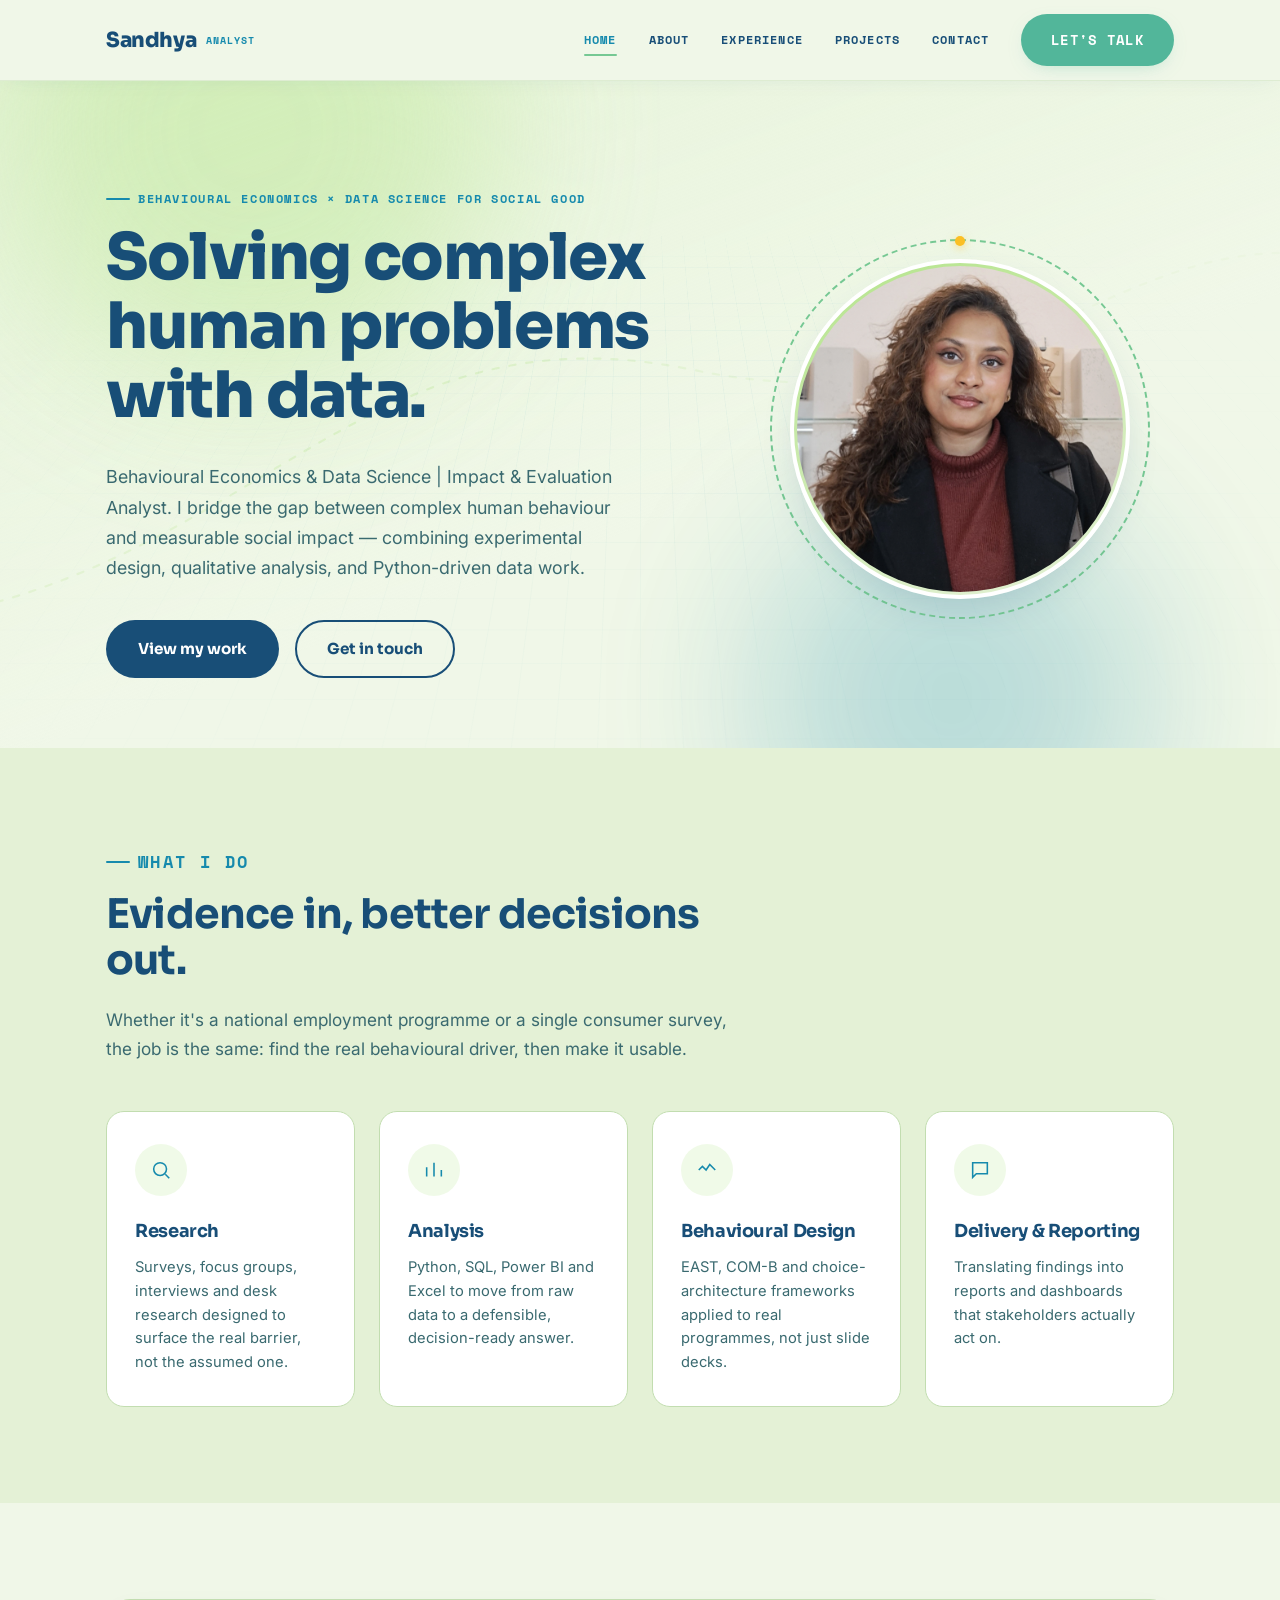
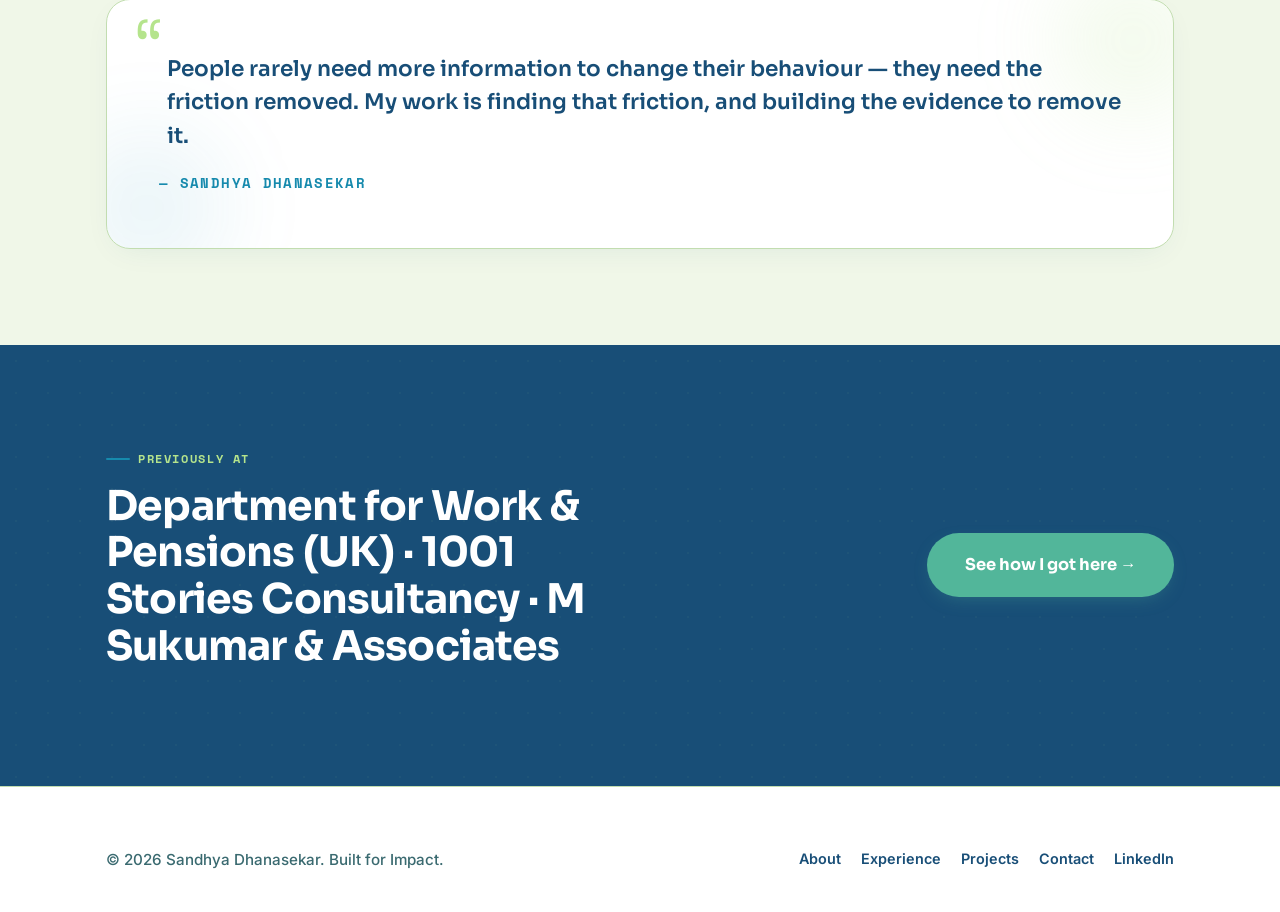
<file: index.html>
<!DOCTYPE html>
<html lang="en">

<head>
  <meta charset="UTF-8">
  <meta name="viewport" content="width=device-width, initial-scale=1.0">
  <title>Sandhya Dhanasekar &mdash; Behavioural Economics &amp; Data Science | Impact &amp; Evaluation</title>
  <meta name="description"
    content="Sandhya Dhanasekar &mdash; Behavioural Economics & Data Science | Impact & Evaluation Analyst | Solving Complex Human Problems with Data.">
  <link rel="preconnect" href="https://fonts.googleapis.com">
  <link
    href="https://fonts.googleapis.com/css2?family=Sora:wght@400;600;700;800&family=Inter:wght@400;500;600;700&family=Space+Mono:wght@400;700&display=swap"
    rel="stylesheet">
  <link href="https://fonts.googleapis.com/css2?family=Material+Symbols+Outlined:wght,FILL@100..700,0..1&display=swap"
    rel="stylesheet">
  <link rel="stylesheet" href="style.css">
  <link rel="icon" type="image/svg+xml" href="assets/favicon.svg">
</head>

<body>

  <header class="site-nav">
    <div class="nav-inner">
      <a class="brand" href="index.html">Sandhya<span
          class="brand-tagline">Analyst</span></a>
      <button class="nav-toggle" aria-label="Toggle menu"><span></span><span></span><span></span></button>
      <nav class="links">
        <a href="index.html" class="active">Home</a>
        <a href="about.html">About</a>
        <a href="experience.html">Experience</a>
        <a href="projects.html">Projects</a>
        <a href="contact.html">Contact</a>
        <a href="contact.html" class="btn btn-amber">Let's talk</a>
      </nav>
    </div>
  </header>

  <section class="hero">
    <div class="hero-aesthetic">
      <div class="aesthetic-grid"></div>
      <div class="aesthetic-orb orb-1"></div>
      <div class="aesthetic-orb orb-2"></div>
    </div>
    <svg class="nudge-line" viewBox="0 0 1200 600" preserveAspectRatio="none">
      <path class="nudge-path" d="M -50 480 C 250 420, 350 200, 650 260 S 1050 120, 1260 160" />
    </svg>
    <div class="wrap">
      <div class="hero-grid">
        <div class="reveal">
          <p class="eyebrow">Behavioural Economics &times; Data Science for Social Good</p>
          <h1>Solving complex human problems with data.</h1>
          <p style="font-size:1.12rem;max-width:520px;">Behavioural Economics &amp; Data Science | Impact &amp;
            Evaluation Analyst. I bridge the gap between complex human behaviour and measurable social impact &mdash;
            combining experimental design, qualitative analysis, and Python-driven data work.</p>
          <div class="hero-cta">
            <a href="projects.html" class="btn btn-primary">View my work</a>
            <a href="contact.html" class="btn btn-ghost">Get in touch</a>
          </div>
        </div>

        <div class="reveal">
          <div class="photo-slot">
            <div class="photo-orbit"></div>
            <div class="photo-frame">
              <img src="assets/your-photo.png" alt="Sandhya Dhanasekar">
            </div>
          </div>
        </div>
      </div>
    </div>
  </section>

  <section class="section-alt">
    <div class="wrap">
      <div class="section-head reveal">
        <p class="eyebrow">What I do</p>
        <h2>Evidence in, better decisions out.</h2>
        <p>Whether it's a national employment programme or a single consumer survey, the job is the same: find the real
          behavioural driver, then make it usable.</p>
      </div>
      <div class="card-grid">
        <div class="card reveal">
          <div class="icon"><svg width="22" height="22" viewBox="0 0 24 24" fill="none" stroke="currentColor"
              stroke-width="1.7">
              <circle cx="11" cy="11" r="7" />
              <path d="M21 21l-4.3-4.3" />
            </svg></div>
          <h3>Research</h3>
          <p>Surveys, focus groups, interviews and desk research designed to surface the real barrier, not the assumed
            one.</p>
        </div>
        <div class="card reveal">
          <div class="icon"><svg width="22" height="22" viewBox="0 0 24 24" fill="none" stroke="currentColor"
              stroke-width="1.7">
              <path d="M4 19V9M12 19V4M20 19v-7" />
            </svg></div>
          <h3>Analysis</h3>
          <p>Python, SQL, Power BI and Excel to move from raw data to a defensible, decision-ready answer.</p>
        </div>
        <div class="card reveal">
          <div class="icon"><svg width="22" height="22" viewBox="0 0 24 24" fill="none" stroke="currentColor"
              stroke-width="1.7">
              <path d="M3 12l4-4 4 4 4-6 6 6" />
            </svg></div>
          <h3>Behavioural Design</h3>
          <p>EAST, COM-B and choice-architecture frameworks applied to real programmes, not just slide decks.</p>
        </div>
        <div class="card reveal">
          <div class="icon"><svg width="22" height="22" viewBox="0 0 24 24" fill="none" stroke="currentColor"
              stroke-width="1.7">
              <path d="M4 4h16v12H8l-4 4V4z" />
            </svg></div>
          <h3>Delivery &amp; Reporting</h3>
          <p>Translating findings into reports and dashboards that stakeholders actually act on.</p>
        </div>
      </div>
    </div>
  </section>

  <section>
    <div class="wrap">
      <div class="philosophy reveal">
        <div class="mark">&ldquo;</div>
        <blockquote>People rarely need more information to change their behaviour &mdash; they need the friction removed. My
          work is finding that friction, and building the evidence to remove it.</blockquote>
        <cite>&mdash; Sandhya Dhanasekar</cite>
      </div>
    </div>
  </section>

  <section class="section-deep">
    <div class="wrap" style="display:flex;justify-content:space-between;align-items:center;flex-wrap:wrap;gap:24px;">
      <div class="reveal">
        <p class="eyebrow" style="color:#b5e48c;">Previously at</p>
        <h2 style="max-width:560px;">Department for Work &amp; Pensions (UK) &middot; 1001 Stories Consultancy &middot; M Sukumar
          &amp; Associates</h2>
      </div>
      <a href="experience.html" class="btn btn-amber reveal">See how I got here &rarr;</a>
    </div>
  </section>

  <footer class="site-footer">
    <div class="wrap">
      <div class="footer-inner">
        <div class="copyright">&copy; 2026 Sandhya Dhanasekar. Built for Impact.</div>
        <div class="footer-links">
          <a href="about.html">About</a>
          <a href="experience.html">Experience</a>
          <a href="projects.html">Projects</a>
          <a href="contact.html">Contact</a>
          <a href="https://linkedin.com" target="_blank">LinkedIn</a>
        </div>
      </div>
    </div>
  </footer>

  <script src="script.js"></script>
</body>

</html>
</file>
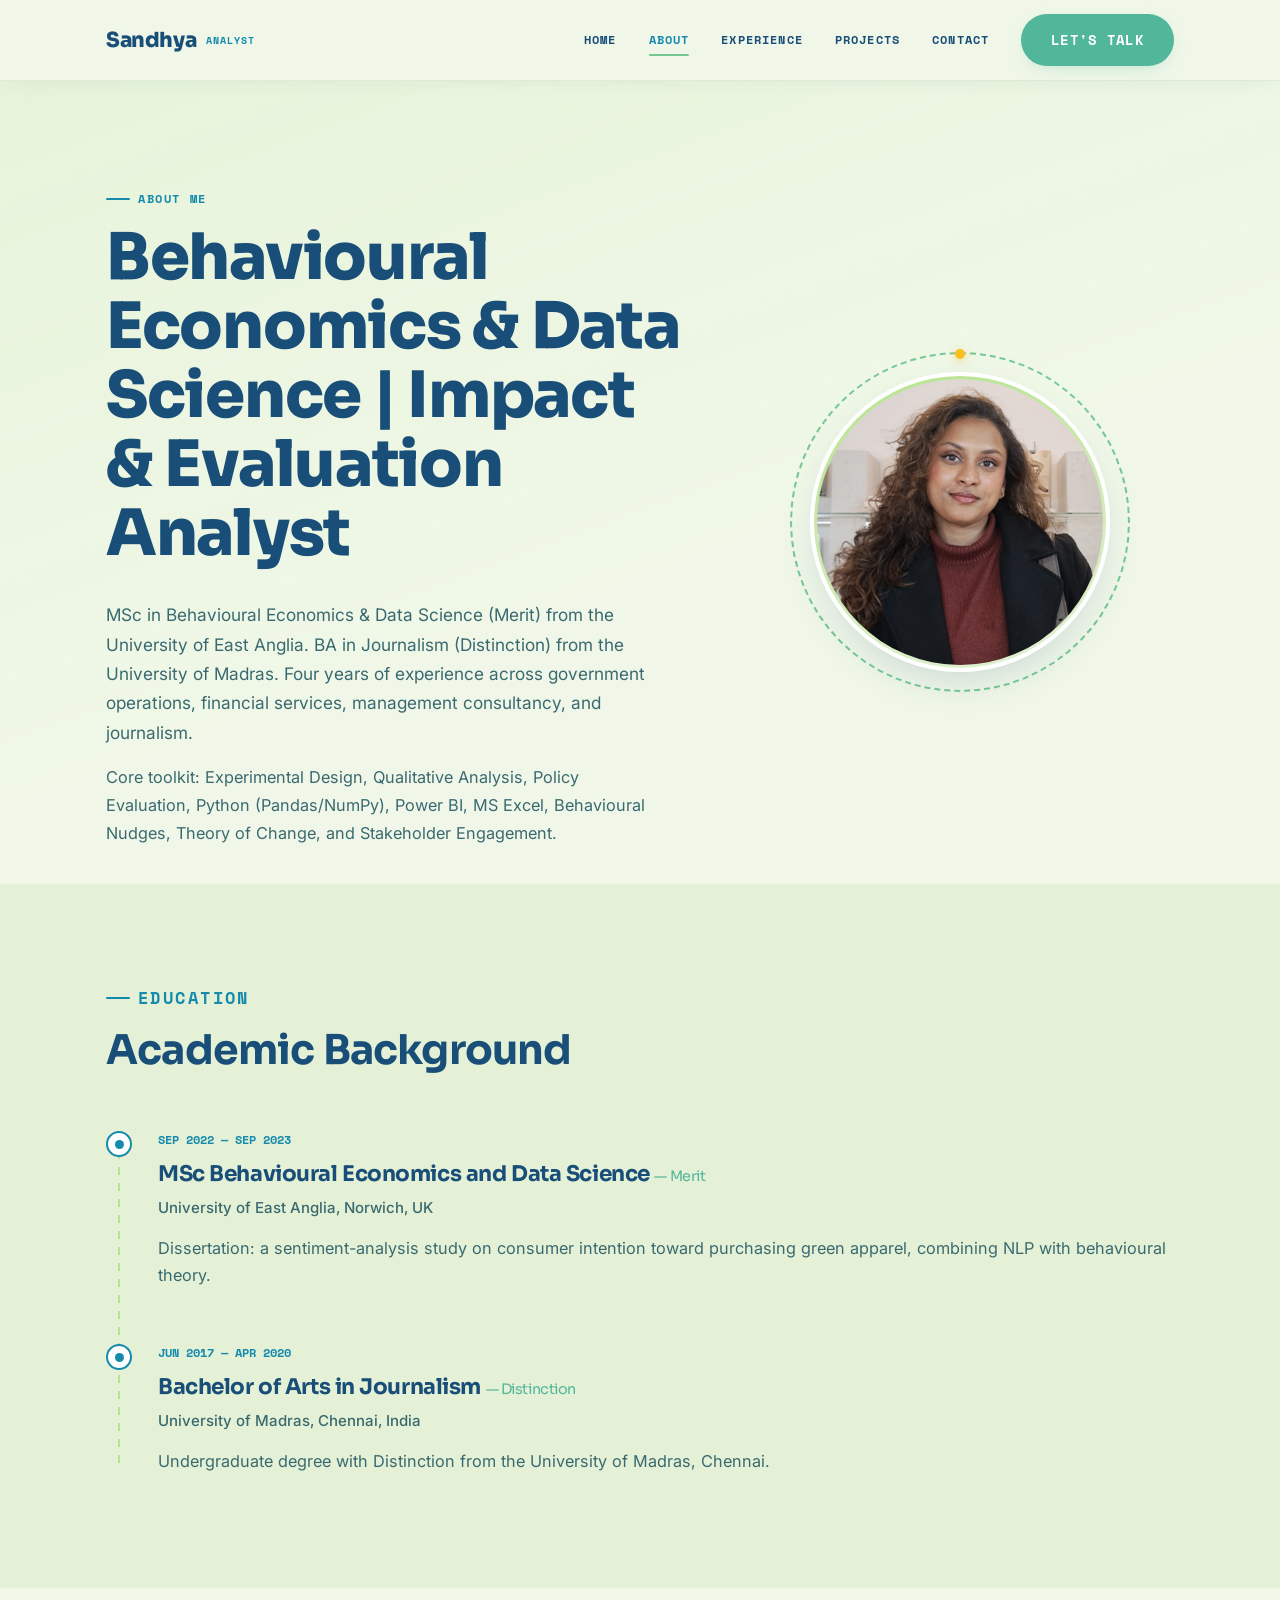
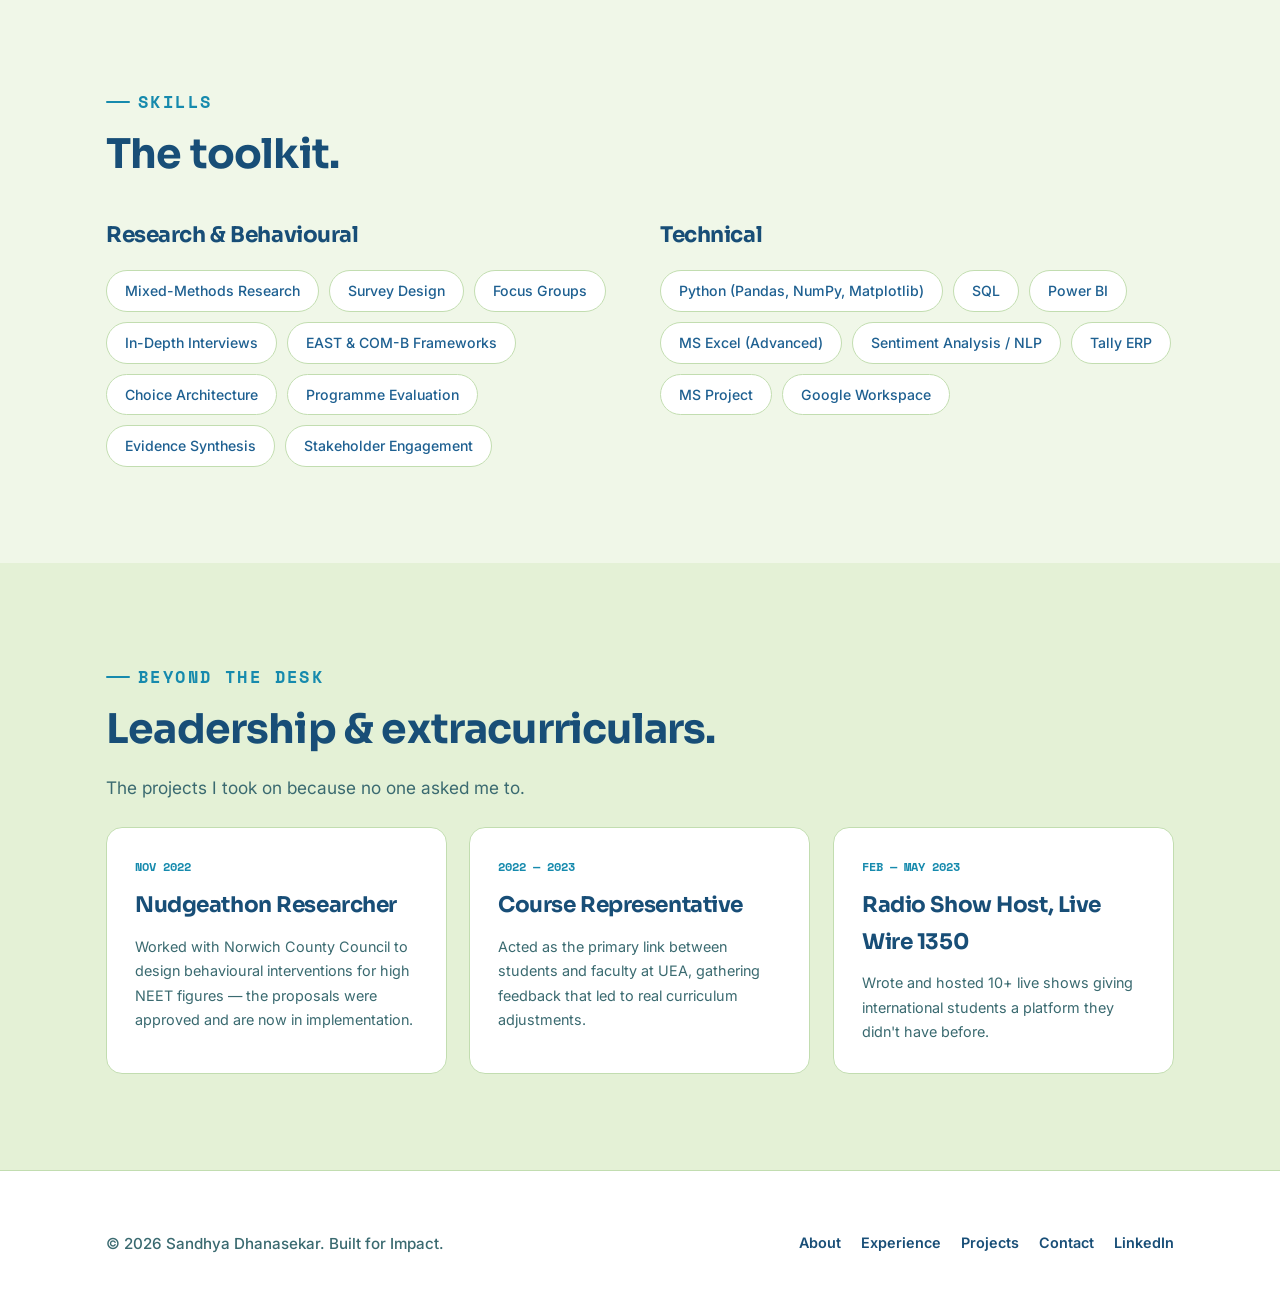
<file: about.html>
﻿<!DOCTYPE html>
<html lang="en">
<head>
<meta charset="UTF-8">
<meta name="viewport" content="width=device-width, initial-scale=1.0">
<title>About &mdash; Sandhya Dhanasekar</title>
<link rel="preconnect" href="https://fonts.googleapis.com">
<link href="https://fonts.googleapis.com/css2?family=Sora:wght@400;600;700;800&family=Inter:wght@400;500;600;700&family=Space+Mono:wght@400;700&display=swap" rel="stylesheet">
<link href="https://fonts.googleapis.com/css2?family=Material+Symbols+Outlined:wght,FILL@100..700,0..1&display=swap" rel="stylesheet">
<link rel="stylesheet" href="style.css">
<link rel="icon" type="image/svg+xml" href="assets/favicon.svg">
</head>
<body>

<header class="site-nav">
  <div class="nav-inner">
    <a class="brand" href="index.html">Sandhya<span class="brand-tagline">Analyst</span></a>
    <button class="nav-toggle" aria-label="Toggle menu"><span></span><span></span><span></span></button>
    <nav class="links">
      <a href="index.html">Home</a>
      <a href="about.html" class="active">About</a>
      <a href="experience.html">Experience</a>
      <a href="projects.html">Projects</a>
      <a href="contact.html">Contact</a>
      <a href="contact.html" class="btn btn-amber">   Let's talk  </a>
    </nav>
  </div>
</header>

<section class="hero" style="padding-bottom:20px;">
  <div class="wrap">
    <div class="hero-grid">
      <div class="reveal">
        <p class="eyebrow">About me</p>
        <h1>Behavioural Economics &amp; Data Science | Impact &amp; Evaluation Analyst</h1>
        <p style="font-size:1.08rem;max-width:540px;">MSc in Behavioural Economics &amp; Data Science (Merit) from the University of East Anglia. BA in Journalism (Distinction) from the University of Madras. Four years of experience across government operations, financial services, management consultancy, and journalism.</p>
        <p style="max-width:540px;">Core toolkit: Experimental Design, Qualitative Analysis, Policy Evaluation, Python (Pandas/NumPy), Power BI, MS Excel, Behavioural Nudges, Theory of Change, and Stakeholder Engagement.</p>
      </div>
      <div class="reveal">
        <div class="photo-slot" style="width:min(300px,75vw);">
          <div class="photo-orbit"></div>
          <div class="photo-frame">
            <img src="assets/your-photo.png" alt="Sandhya Dhanasekar">
          </div>
        </div>
      </div>
    </div>
  </div>
</section>

<section class="section-alt">
  <div class="wrap">
    <div class="section-head reveal">
      <p class="eyebrow">Education</p>
      <h2>Academic Background</h2>
    </div>
    <div class="timeline">
      <div class="tl-item reveal">
        <div class="tl-dot"></div>
        <span class="tl-date">SEP 2022 &mdash; SEP 2023</span>
        <h3 class="tl-role">MSc Behavioural Economics and Data Science <span style="color:var(--slate-light);font-size:0.9rem;font-weight:400;">&mdash; Merit</span></h3>
        <p class="tl-org">University of East Anglia, Norwich, UK</p>
        <p>Dissertation: a sentiment-analysis study on consumer intention toward purchasing green apparel, combining NLP with behavioural theory.</p>
      </div>
      <div class="tl-item reveal">
        <div class="tl-dot"></div>
        <span class="tl-date">JUN 2017 &mdash; APR 2020</span>
        <h3 class="tl-role">Bachelor of Arts in Journalism <span style="color:var(--slate-light);font-size:0.9rem;font-weight:400;">&mdash; Distinction</span></h3>
        <p class="tl-org">University of Madras, Chennai, India</p>
        <p>Undergraduate degree with Distinction from the University of Madras, Chennai.</p>
      </div>
    </div>
  </div>
</section>

<section>
  <div class="wrap">
    <div class="section-head reveal">
      <p class="eyebrow">Skills</p>
      <h2>The toolkit.</h2>
    </div>
    <div class="skill-cols">
      <div class="reveal">
        <h3>Research &amp; Behavioural</h3>
        <div class="skill-pills">
          <span class="pill">Mixed-Methods Research</span>
          <span class="pill">Survey Design</span>
          <span class="pill">Focus Groups</span>
          <span class="pill">In-Depth Interviews</span>
          <span class="pill">EAST &amp; COM-B Frameworks</span>
          <span class="pill">Choice Architecture</span>
          <span class="pill">Programme Evaluation</span>
          <span class="pill">Evidence Synthesis</span>
          <span class="pill">Stakeholder Engagement</span>
        </div>
      </div>
      <div class="reveal">
        <h3>Technical</h3>
        <div class="skill-pills">
          <span class="pill">Python (Pandas, NumPy, Matplotlib)</span>
          <span class="pill">SQL</span>
          <span class="pill">Power BI</span>
          <span class="pill">MS Excel (Advanced)</span>
          <span class="pill">Sentiment Analysis / NLP</span>
          <span class="pill">Tally ERP</span>
          <span class="pill">MS Project</span>
          <span class="pill">Google Workspace</span>
        </div>
      </div>
    </div>
  </div>
</section>

<section class="section-alt">
  <div class="wrap">
    <div class="section-head reveal">
      <p class="eyebrow">Beyond the desk</p>
      <h2>Leadership &amp; extracurriculars.</h2>
      <p>The projects I took on because no one asked me to.</p>
    </div>
    <div class="leader-grid">
      <div class="leader-card reveal">
        <span class="tl-date">NOV 2022</span>
        <h3>Nudgeathon Researcher</h3>
        <p>Worked with Norwich County Council to design behavioural interventions for high NEET figures &mdash; the proposals were approved and are now in implementation.</p>
      </div>
      <div class="leader-card reveal">
        <span class="tl-date">2022 &mdash; 2023</span>
        <h3>Course Representative</h3>
        <p>Acted as the primary link between students and faculty at UEA, gathering feedback that led to real curriculum adjustments.</p>
      </div>
      <div class="leader-card reveal">
        <span class="tl-date">FEB &mdash; MAY 2023</span>
        <h3>Radio Show Host, Live Wire 1350</h3>
        <p>Wrote and hosted 10+ live shows giving international students a platform they didn't have before.</p>
      </div>
    </div>
  </div>
</section>

<footer class="site-footer">
  <div class="wrap">
    <div class="footer-inner">
      <div class="copyright">&copy; 2026 Sandhya Dhanasekar. Built for Impact.</div>
      <div class="footer-links">
        <a href="about.html">About</a>
        <a href="experience.html">Experience</a>
        <a href="projects.html">Projects</a>
        <a href="contact.html">Contact</a>
        <a href="https://linkedin.com" target="_blank">LinkedIn</a>
      </div>
    </div>
  </div>
</footer>

<script src="script.js"></script>
</body>
</html>
</file>
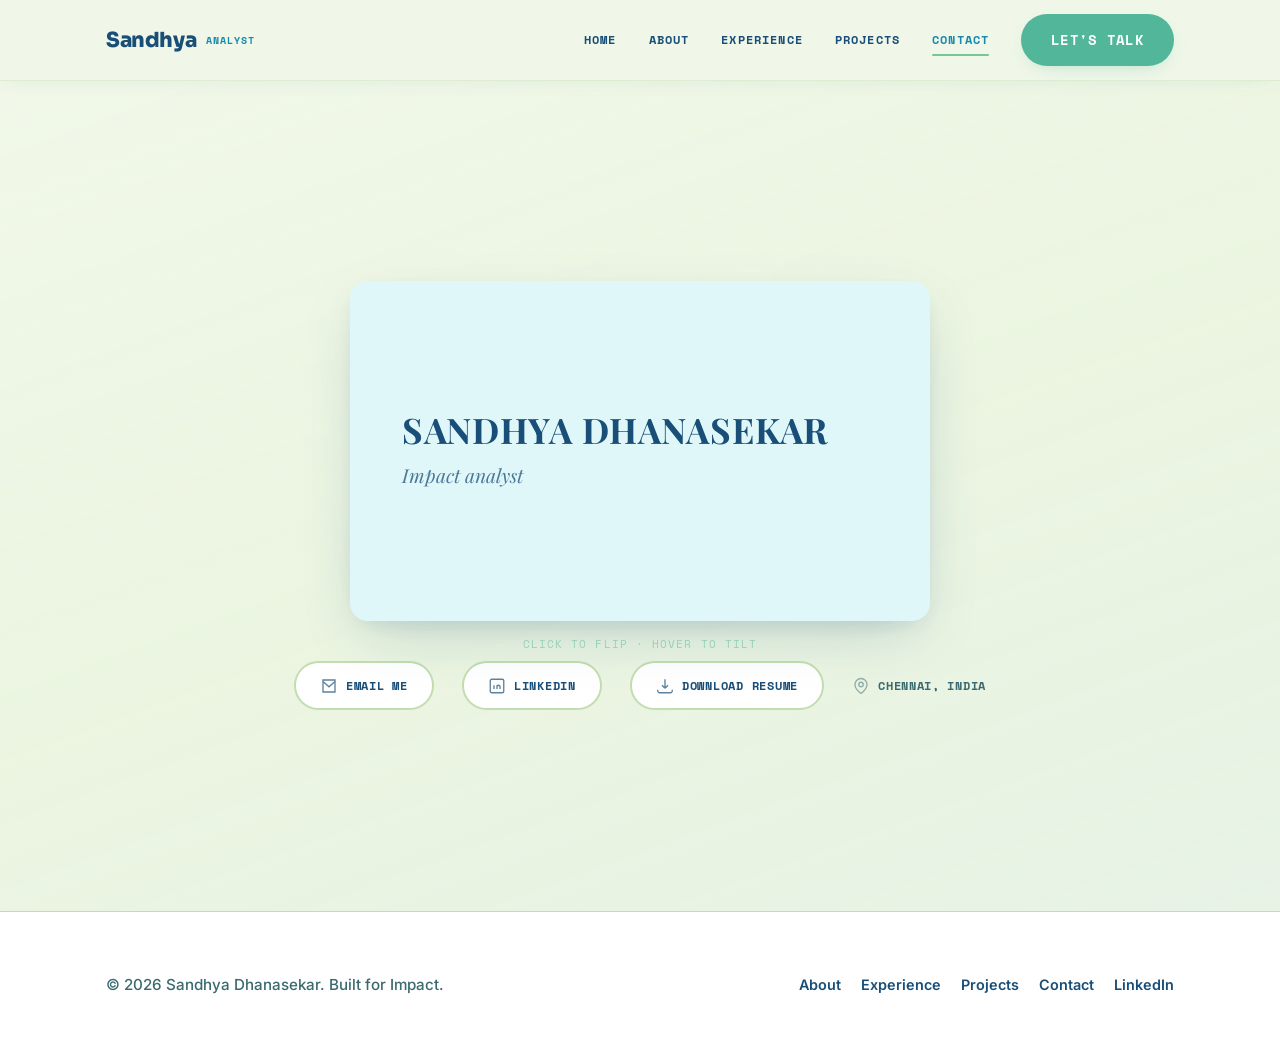
<file: contact.html>
﻿<!DOCTYPE html>
<html lang="en">

<head>
  <meta charset="UTF-8">
  <meta name="viewport" content="width=device-width, initial-scale=1.0">
  <title>Contact &mdash; Sandhya Dhanasekar</title>
  <meta name="description"
    content="Get in touch with Sandhya Dhanasekar &mdash; Impact Analyst based in Chennai, India.">
  <link rel="preconnect" href="https://fonts.googleapis.com">
  <link
    href="https://fonts.googleapis.com/css2?family=Sora:wght@400;600;700;800&family=Inter:wght@400;500;600;700&family=Space+Mono:wght@400;700&family=Playfair+Display:ital,wght@0,400;0,700;1,400&display=swap"
    rel="stylesheet">
  <link href="https://fonts.googleapis.com/css2?family=Material+Symbols+Outlined:wght,FILL@100..700,0..1&display=swap"
    rel="stylesheet">
  <link rel="stylesheet" href="style.css">

  <link rel="icon" type="image/svg+xml" href="assets/favicon.svg">
</head>

<body>

  <header class="site-nav">
    <div class="nav-inner">
      <a class="brand" href="index.html">Sandhya<span
          class="brand-tagline">Analyst</span></a>
      <button class="nav-toggle" aria-label="Toggle menu"><span></span><span></span><span></span></button>
      <nav class="links">
        <a href="index.html">Home</a>
        <a href="about.html">About</a>
        <a href="experience.html">Experience</a>
        <a href="projects.html">Projects</a>
        <a href="contact.html" class="active">Contact</a>
        <a href="contact.html" class="btn btn-amber">Let's talk</a>
      </nav>
    </div>
  </header>

  <!-- ====== CARD-CENTERED CONTACT PAGE ====== -->
  <section class="contact-card-page">
    <div class="wrap">
      <div class="contact-card-layout reveal">

        <!-- 3D Interactive Business Card -->
        <div class="bcard-scene bcard-scene--lg" id="bcardScene">
          <div class="bcard" id="bcard">
            <!-- FRONT -->
            <div class="bcard-face bcard-front">
              <div class="bcard-spotlight" id="bcardSpotlight"></div>
              <div class="bcard-front-content">
                <div class="bcard-name">SANDHYA DHANASEKAR</div>
                <div class="bcard-title">Impact analyst</div>
              </div>
            </div>
            <!-- BACK -->
            <div class="bcard-face bcard-back">
              <div class="bcard-spotlight" id="bcardSpotlightBack"></div>
              <div class="bcard-back-content">
                <div class="bcard-back-left">
                  <a href="https://www.linkedin.com/in/sandhya-dhanasekar" target="_blank" rel="noopener"
                    class="bcard-qr-link" title="Connect on LinkedIn">
                    <svg class="bcard-qr-svg" viewBox="0 0 200 200" width="140" height="140">
                      <!-- QR Code artistic representation -->
                      <rect width="200" height="200" fill="white" rx="8" />
                      <!-- Corner markers -->
                      <rect x="10" y="10" width="44" height="44" rx="4" fill="#184e77" />
                      <rect x="16" y="16" width="32" height="32" rx="2" fill="#e0f7fa" />
                      <rect x="22" y="22" width="20" height="20" rx="2" fill="#184e77" />
                      <rect x="146" y="10" width="44" height="44" rx="4" fill="#184e77" />
                      <rect x="152" y="16" width="32" height="32" rx="2" fill="#e0f7fa" />
                      <rect x="158" y="22" width="20" height="20" rx="2" fill="#184e77" />
                      <rect x="10" y="146" width="44" height="44" rx="4" fill="#184e77" />
                      <rect x="16" y="152" width="32" height="32" rx="2" fill="#e0f7fa" />
                      <rect x="22" y="158" width="20" height="20" rx="2" fill="#184e77" />
                      <!-- Data dots pattern -->
                      <g fill="#184e77">
                        <rect x="64" y="10" width="8" height="8" rx="1" />
                        <rect x="80" y="10" width="8" height="8" rx="1" />
                        <rect x="96" y="10" width="8" height="8" rx="1" />
                        <rect x="120" y="10" width="8" height="8" rx="1" />
                        <rect x="64" y="26" width="8" height="8" rx="1" />
                        <rect x="104" y="26" width="8" height="8" rx="1" />
                        <rect x="128" y="26" width="8" height="8" rx="1" />
                        <rect x="64" y="42" width="8" height="8" rx="1" />
                        <rect x="80" y="42" width="8" height="8" rx="1" />
                        <rect x="112" y="42" width="8" height="8" rx="1" />
                        <rect x="10" y="64" width="8" height="8" rx="1" />
                        <rect x="26" y="64" width="8" height="8" rx="1" />
                        <rect x="42" y="64" width="8" height="8" rx="1" />
                        <rect x="64" y="64" width="8" height="8" rx="1" />
                        <rect x="96" y="64" width="8" height="8" rx="1" />
                        <rect x="128" y="64" width="8" height="8" rx="1" />
                        <rect x="160" y="64" width="8" height="8" rx="1" />
                        <rect x="176" y="64" width="8" height="8" rx="1" />
                        <rect x="10" y="80" width="8" height="8" rx="1" />
                        <rect x="42" y="80" width="8" height="8" rx="1" />
                        <rect x="80" y="80" width="8" height="8" rx="1" />
                        <rect x="112" y="80" width="8" height="8" rx="1" />
                        <rect x="144" y="80" width="8" height="8" rx="1" />
                        <rect x="10" y="96" width="8" height="8" rx="1" />
                        <rect x="26" y="96" width="8" height="8" rx="1" />
                        <rect x="42" y="96" width="8" height="8" rx="1" />
                        <rect x="64" y="96" width="8" height="8" rx="1" />
                        <rect x="96" y="96" width="8" height="8" rx="1" />
                        <rect x="128" y="96" width="8" height="8" rx="1" />
                        <rect x="160" y="96" width="8" height="8" rx="1" />
                        <rect x="176" y="96" width="8" height="8" rx="1" />
                        <rect x="10" y="112" width="8" height="8" rx="1" />
                        <rect x="42" y="112" width="8" height="8" rx="1" />
                        <rect x="64" y="112" width="8" height="8" rx="1" />
                        <rect x="80" y="112" width="8" height="8" rx="1" />
                        <rect x="112" y="112" width="8" height="8" rx="1" />
                        <rect x="144" y="112" width="8" height="8" rx="1" />
                        <rect x="10" y="128" width="8" height="8" rx="1" />
                        <rect x="26" y="128" width="8" height="8" rx="1" />
                        <rect x="42" y="128" width="8" height="8" rx="1" />
                        <rect x="80" y="128" width="8" height="8" rx="1" />
                        <rect x="96" y="128" width="8" height="8" rx="1" />
                        <rect x="128" y="128" width="8" height="8" rx="1" />
                        <rect x="160" y="128" width="8" height="8" rx="1" />
                        <rect x="176" y="128" width="8" height="8" rx="1" />
                        <!-- Center area -->
                        <rect x="80" y="64" width="8" height="8" rx="1" opacity="0.5" />
                        <rect x="96" y="80" width="8" height="8" rx="1" opacity="0.5" />
                        <rect x="80" y="96" width="8" height="8" rx="1" opacity="0.5" />
                        <!-- Bottom rows -->
                        <rect x="64" y="144" width="8" height="8" rx="1" />
                        <rect x="80" y="144" width="8" height="8" rx="1" />
                        <rect x="112" y="144" width="8" height="8" rx="1" />
                        <rect x="144" y="144" width="8" height="8" rx="1" />
                        <rect x="176" y="144" width="8" height="8" rx="1" />
                        <rect x="64" y="160" width="8" height="8" rx="1" />
                        <rect x="96" y="160" width="8" height="8" rx="1" />
                        <rect x="128" y="160" width="8" height="8" rx="1" />
                        <rect x="160" y="160" width="8" height="8" rx="1" />
                        <rect x="64" y="176" width="8" height="8" rx="1" />
                        <rect x="80" y="176" width="8" height="8" rx="1" />
                        <rect x="96" y="176" width="8" height="8" rx="1" />
                        <rect x="128" y="176" width="8" height="8" rx="1" />
                        <rect x="144" y="176" width="8" height="8" rx="1" />
                        <rect x="176" y="176" width="8" height="8" rx="1" />
                      </g>
                      <!-- LinkedIn icon in center -->
                      <rect x="78" y="78" width="44" height="44" rx="6" fill="#184e77" />
                      <text x="100" y="106" text-anchor="middle" fill="#e0f7fa" font-family="sans-serif"
                        font-weight="700" font-size="22">in</text>
                    </svg>
                    <span class="bcard-qr-label">Scan to connect on LinkedIn</span>
                  </a>
                </div>
                <div class="bcard-back-right">
                  <div class="bcard-back-heading">Let's Work Together</div>
                  <div class="bcard-divider">
                    <svg width="160" height="12" viewBox="0 0 160 12">
                      <line x1="0" y1="6" x2="160" y2="6" stroke="#184e77" stroke-width="1" />
                      <polygon points="0,6 6,3 6,9" fill="#184e77" />
                      <polygon points="160,6 154,3 154,9" fill="#184e77" />
                      <circle cx="40" cy="6" r="2" fill="#184e77" />
                      <circle cx="60" cy="6" r="2" fill="#184e77" />
                      <circle cx="80" cy="6" r="2" fill="#184e77" />
                      <circle cx="100" cy="6" r="2" fill="#184e77" />
                      <circle cx="120" cy="6" r="2" fill="#184e77" />
                    </svg>
                  </div>
                  <div class="bcard-contact-label">Contact me</div>
                  <a href="mailto:sandhyadhana17@gmail.com" class="bcard-contact-item">
                    <svg width="20" height="20" viewBox="0 0 24 24" fill="none" stroke="currentColor"
                      stroke-width="1.5">
                      <path d="M4 4h16v16H4z" />
                      <path d="M4 6l8 7 8-7" />
                    </svg>
                    sandhyadhana17@gmail.com
                  </a>
                  <a href="https://sandhyadhanasekar.com" target="_blank" class="bcard-contact-item">
                    <svg width="20" height="20" viewBox="0 0 24 24" fill="none" stroke="currentColor"
                      stroke-width="1.5">
                      <circle cx="12" cy="12" r="10" />
                      <path
                        d="M2 12h20M12 2a15.3 15.3 0 0 1 4 10 15.3 15.3 0 0 1-4 10 15.3 15.3 0 0 1-4-10 15.3 15.3 0 0 1 4-10z" />
                    </svg>
                    sandhyadhanasekar.com
                  </a>
                </div>
              </div>
            </div>
          </div>
        </div>

        <!-- Subtle action links below the card -->
        <div class="contact-card-actions">
          <a href="mailto:sandhyadhana17@gmail.com" class="contact-action-link">
            <svg width="18" height="18" viewBox="0 0 24 24" fill="none" stroke="currentColor" stroke-width="1.8">
              <path d="M4 4h16v16H4z" />
              <path d="M4 6l8 7 8-7" />
            </svg>
            Email me
          </a>
          <a href="https://www.linkedin.com/in/sandhya-dhanasekar" target="_blank" rel="noopener"
            class="contact-action-link">
            <svg width="18" height="18" viewBox="0 0 24 24" fill="none" stroke="currentColor" stroke-width="1.8">
              <rect x="3" y="3" width="18" height="18" rx="2" />
              <path d="M8 11v5M8 8v.01M12 16v-5M16 16v-3a2 2 0 0 0-4 0" />
            </svg>
            LinkedIn
          </a>
          <a href="assets/Sandhya%20Dhanasekar_CV_Impact%20Analyst.pdf" class="contact-action-link" target="_blank">
            <svg width="18" height="18" viewBox="0 0 24 24" fill="none" stroke="currentColor" stroke-width="1.8">
              <path
                d="M12 15V3m0 12l-4-4m4 4l4-4M2 17l.621 2.485A2 2 0 0 0 4.561 21h14.878a2 2 0 0 0 1.94-1.515L22 17" />
            </svg>
            Download resume
          </a>
          <span class="contact-action-location">
            <svg width="18" height="18" viewBox="0 0 24 24" fill="none" stroke="currentColor" stroke-width="1.8">
              <path d="M20 10c0 6-8 12-8 12s-8-6-8-12a8 8 0 0 1 16 0z" />
              <circle cx="12" cy="10" r="3" />
            </svg>
            Chennai, India
          </span>
        </div>

      </div>
    </div>
  </section>

  <style>
    /* ---- Contact Card Page ---- */
    .contact-card-page {
      min-height: calc(100vh - 70px);
      display: flex;
      align-items: center;
      justify-content: center;
      padding: 60px 0;
      background: linear-gradient(160deg, var(--bg) 0%, rgba(181, 228, 140, 0.08) 50%, rgba(22, 138, 173, 0.04) 100%);
    }

    .contact-card-layout {
      display: flex;
      flex-direction: column;
      align-items: center;
      gap: 40px;
    }

    /* Bigger card scene */
    .bcard-scene--lg {
      width: 680px;
      height: 400px;
    }

    /* Action links row below card */
    .contact-card-actions {
      display: flex;
      align-items: center;
      gap: 28px;
      flex-wrap: wrap;
      justify-content: center;
    }

    .contact-action-link {
      display: inline-flex;
      align-items: center;
      gap: 8px;
      font-family: 'Space Mono', monospace;
      font-size: 0.78rem;
      font-weight: 700;
      letter-spacing: 0.06em;
      text-transform: uppercase;
      color: var(--navy);
      padding: 12px 24px;
      border: 2px solid var(--line);
      border-radius: 999px;
      background: var(--card);
      text-decoration: none;
      transition: all .25s ease;
    }

    .contact-action-link:hover {
      background: var(--sky);
      border-color: var(--sky);
      color: #fff;
      transform: translateY(-2px);
      box-shadow: 0 6px 16px -6px rgba(22, 138, 173, 0.3);
    }

    .contact-action-link svg {
      opacity: 0.7;
      transition: opacity .2s ease;
    }

    .contact-action-link:hover svg {
      opacity: 1;
      stroke: #fff;
    }

    .contact-action-location {
      display: inline-flex;
      align-items: center;
      gap: 8px;
      font-family: 'Space Mono', monospace;
      font-size: 0.72rem;
      font-weight: 700;
      letter-spacing: 0.06em;
      text-transform: uppercase;
      color: var(--slate);
      padding: 12px 0;
    }

    .contact-action-location svg {
      opacity: 0.5;
    }

    /* ---- 3D Business Card ---- */
    .bcard-scene {
      perspective: 1200px;
      width: 580px;
      height: 340px;
      cursor: pointer;
    }

    .bcard {
      width: 100%;
      height: 100%;
      position: relative;
      transform-style: preserve-3d;
      transition: transform 0.7s cubic-bezier(.4, .2, .2, 1);
    }

    .bcard.flipped {
      transform: rotateY(180deg) !important;
    }

    .bcard-face {
      position: absolute;
      inset: 0;
      backface-visibility: hidden;
      -webkit-backface-visibility: hidden;
      border-radius: 18px;
      overflow: hidden;
      box-shadow:
        0 20px 60px -16px rgba(24, 78, 119, 0.25),
        0 8px 24px -8px rgba(24, 78, 119, 0.12);
    }

    .bcard-spotlight {
      position: absolute;
      inset: 0;
      pointer-events: none;
      opacity: 0;
      transition: opacity .3s ease;
      z-index: 2;
      background: radial-gradient(350px circle at var(--spot-x, 50%) var(--spot-y, 50%), rgba(255, 255, 255, 0.18), transparent 60%);
    }

    .bcard-scene:hover .bcard-spotlight {
      opacity: 1;
    }

    /* FRONT FACE */
    .bcard-front {
      background: #e0f7fa;
      display: flex;
      align-items: center;
      z-index: 2;
    }

    .bcard-front-content {
      padding: 48px 52px;
      position: relative;
      z-index: 1;
    }

    .bcard-name {
      font-family: 'Playfair Display', 'Georgia', serif;
      font-size: 2.2rem;
      font-weight: 700;
      color: #184e77;
      letter-spacing: 0.02em;
      line-height: 1.15;
      margin-bottom: 8px;
    }

    .bcard-title {
      font-family: 'Playfair Display', 'Georgia', serif;
      font-size: 1.2rem;
      font-style: italic;
      color: #184e77;
      opacity: 0.75;
    }

    /* BACK FACE */
    .bcard-back {
      background: #e0f7fa;
      transform: rotateY(180deg);
      display: flex;
      align-items: stretch;
    }

    .bcard-back-content {
      display: flex;
      width: 100%;
      position: relative;
      z-index: 1;
    }

    .bcard-back-left {
      width: 42%;
      display: flex;
      flex-direction: column;
      align-items: center;
      justify-content: center;
      padding: 20px;
      border-right: 1px solid rgba(24, 78, 119, 0.1);
    }

    .bcard-qr-link {
      display: flex;
      flex-direction: column;
      align-items: center;
      gap: 10px;
      text-decoration: none;
      color: #184e77;
      transition: transform .25s ease;
      cursor: pointer;
    }

    .bcard-qr-link:hover {
      transform: scale(1.06);
    }

    .bcard-qr-link:hover .bcard-qr-svg {
      filter: drop-shadow(0 4px 12px rgba(24, 78, 119, 0.3));
    }

    .bcard-qr-svg {
      transition: filter .3s ease;
    }

    .bcard-qr-label {
      font-family: 'Space Mono', monospace;
      font-size: 0.62rem;
      text-transform: uppercase;
      letter-spacing: 0.06em;
      text-align: center;
      line-height: 1.4;
      color: #184e77;
      opacity: 0.7;
      max-width: 140px;
    }

    .bcard-back-right {
      width: 58%;
      padding: 28px 30px;
      display: flex;
      flex-direction: column;
      justify-content: center;
    }

    .bcard-back-heading {
      font-family: 'Playfair Display', 'Georgia', serif;
      font-size: 1.35rem;
      font-style: italic;
      color: #184e77;
      margin-bottom: 10px;
    }

    .bcard-divider {
      margin-bottom: 14px;
      line-height: 0;
    }

    .bcard-contact-label {
      font-family: 'Playfair Display', 'Georgia', serif;
      font-size: 0.95rem;
      color: #184e77;
      margin-bottom: 12px;
    }

    .bcard-contact-item {
      display: flex;
      align-items: center;
      gap: 10px;
      font-family: 'Sora', sans-serif;
      font-size: 0.78rem;
      font-weight: 600;
      color: #184e77;
      text-decoration: none;
      padding: 7px 10px;
      margin: 0 -10px;
      border-radius: 10px;
      transition: background .2s ease, transform .2s ease;
      cursor: pointer;
    }

    .bcard-contact-item:hover {
      background: rgba(24, 78, 119, 0.08);
      transform: translateX(4px);
      color: #168aad;
    }

    .bcard-contact-item svg {
      flex-shrink: 0;
      opacity: 0.7;
    }

    .bcard-contact-item:hover svg {
      opacity: 1;
    }

    /* Flip hint */
    .bcard-scene::after {
      content: "Click to flip · Hover to tilt";
      position: absolute;
      bottom: -32px;
      left: 50%;
      transform: translateX(-50%);
      font-family: 'Space Mono', monospace;
      font-size: 0.68rem;
      text-transform: uppercase;
      letter-spacing: 0.1em;
      color: var(--slate-light);
      opacity: 0.5;
      pointer-events: none;
      white-space: nowrap;
    }

    @media (max-width:740px) {

      .bcard-scene,
      .bcard-scene--lg {
        width: 100%;
        max-width: 380px;
        height: 460px;
      }

      .bcard-back-content {
        flex-direction: column;
      }

      .bcard-back-left {
        width: 100%;
        border-right: none;
        border-bottom: 1px solid rgba(24, 78, 119, 0.1);
        padding: 16px;
      }

      .bcard-back-right {
        width: 100%;
        padding: 16px 20px;
      }

      .bcard-name {
        font-size: 1.5rem;
      }

      .bcard-front-content {
        padding: 32px;
      }

      .bcard-qr-svg {
        width: 100px;
        height: 100px;
      }

      .contact-card-actions {
        gap: 12px;
      }

      .contact-action-link {
        padding: 10px 18px;
        font-size: 0.7rem;
      }
    }
  </style>

  <footer class="site-footer">
    <div class="wrap">
      <div class="footer-inner">
        <div class="copyright">&copy; 2026 Sandhya Dhanasekar. Built for Impact.</div>
        <div class="footer-links">
          <a href="about.html">About</a>
          <a href="experience.html">Experience</a>
          <a href="projects.html">Projects</a>
          <a href="contact.html">Contact</a>
          <a href="https://linkedin.com" target="_blank">LinkedIn</a>
        </div>
      </div>
    </div>
  </footer>

  <script src="script.js"></script>
  <script>
    // ---- 3D Business Card: Tilt + Flip ----
    (function () {
      const scene = document.getElementById('bcardScene');
      const card = document.getElementById('bcard');
      if (!scene || !card) return;

      let isFlipped = false;
      const MAX_TILT = 18; // degrees

      // Click to flip (but not when clicking interactive elements on back)
      scene.addEventListener('click', (e) => {
        // Don't flip when clicking links on the back face
        if (e.target.closest('.bcard-contact-item') || e.target.closest('.bcard-qr-link')) return;
        isFlipped = !isFlipped;
        card.classList.toggle('flipped', isFlipped);
        // Reset tilt on flip
        if (isFlipped) {
          card.style.transform = 'rotateY(180deg)';
        } else {
          card.style.transform = '';
        }
      });

      // Mouse-tracking tilt effect
      scene.addEventListener('mousemove', (e) => {
        const rect = scene.getBoundingClientRect();
        const x = e.clientX - rect.left;
        const y = e.clientY - rect.top;
        const centerX = rect.width / 2;
        const centerY = rect.height / 2;

        const rotateY = ((x - centerX) / centerX) * MAX_TILT;
        const rotateX = ((centerY - y) / centerY) * MAX_TILT;

        const flipBase = isFlipped ? 180 : 0;
        card.style.transition = 'transform 0.1s ease-out';
        card.style.transform = `rotateY(${flipBase + rotateY}deg) rotateX(${rotateX}deg)`;

        // Spotlight position
        const spotX = ((x / rect.width) * 100).toFixed(1);
        const spotY = ((y / rect.height) * 100).toFixed(1);
        document.querySelectorAll('.bcard-spotlight').forEach(el => {
          el.style.setProperty('--spot-x', spotX + '%');
          el.style.setProperty('--spot-y', spotY + '%');
        });
      });

      // Reset on mouse leave
      scene.addEventListener('mouseleave', () => {
        card.style.transition = 'transform 0.7s cubic-bezier(.4,.2,.2,1)';
        card.style.transform = isFlipped ? 'rotateY(180deg)' : '';
      });

      // Touch support for mobile
      let touchStartX = 0;
      scene.addEventListener('touchstart', (e) => {
        touchStartX = e.touches[0].clientX;
      }, { passive: true });
      scene.addEventListener('touchend', (e) => {
        const touchEndX = e.changedTouches[0].clientX;
        const diff = touchEndX - touchStartX;
        // Swipe to flip
        if (Math.abs(diff) > 40) {
          isFlipped = !isFlipped;
          card.classList.toggle('flipped', isFlipped);
          card.style.transform = isFlipped ? 'rotateY(180deg)' : '';
        }
      }, { passive: true });
    })();
  </script>
</body>

</html>
</file>
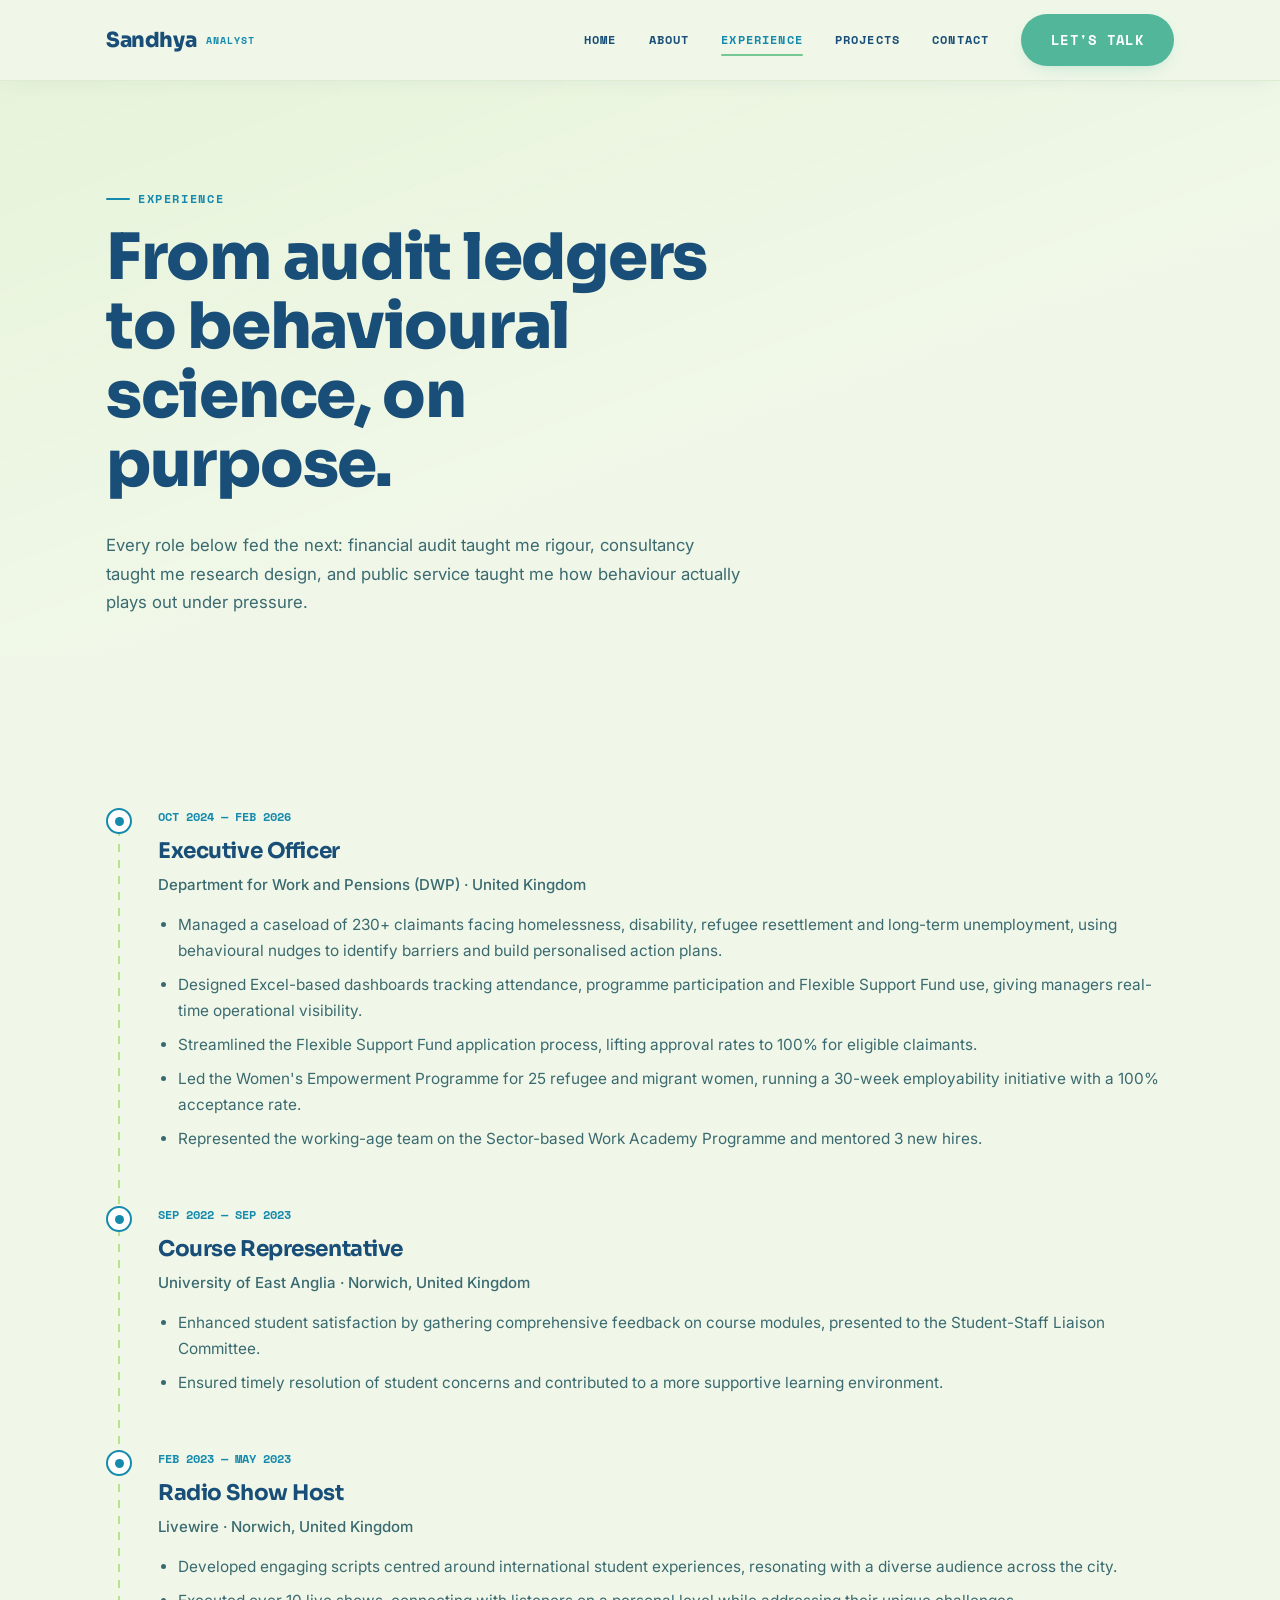
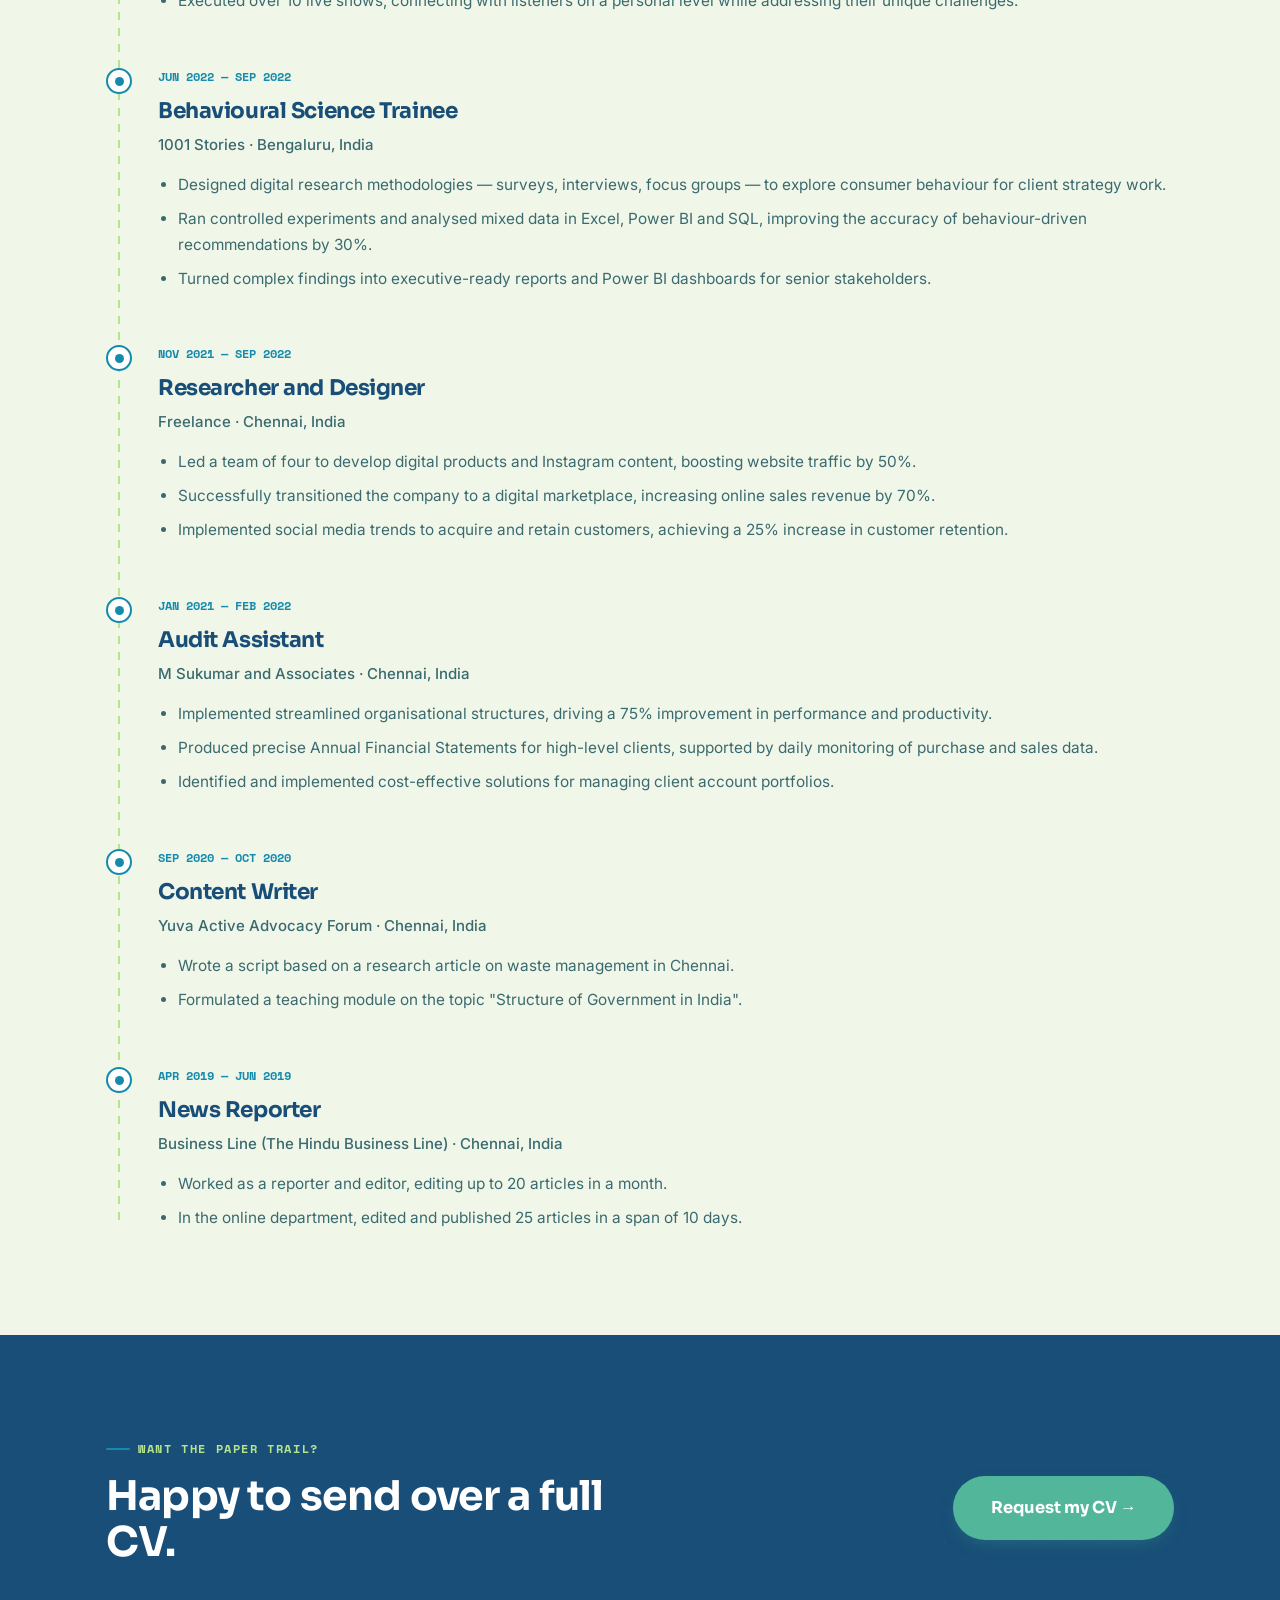
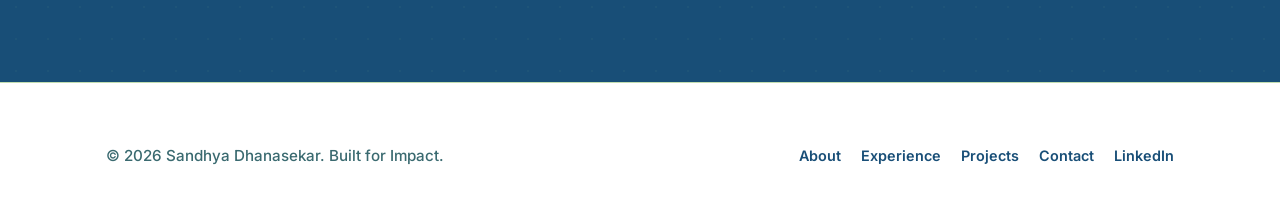
<file: experience.html>
﻿<!DOCTYPE html>
<html lang="en">

<head>
  <meta charset="UTF-8">
  <meta name="viewport" content="width=device-width, initial-scale=1.0">
  <title>Experience &mdash; Sandhya Dhanasekar</title>
  <link rel="preconnect" href="https://fonts.googleapis.com">
  <link
    href="https://fonts.googleapis.com/css2?family=Sora:wght@400;600;700;800&family=Inter:wght@400;500;600;700&family=Space+Mono:wght@400;700&display=swap"
    rel="stylesheet">
  <link href="https://fonts.googleapis.com/css2?family=Material+Symbols+Outlined:wght,FILL@100..700,0..1&display=swap"
    rel="stylesheet">
  <link rel="stylesheet" href="style.css">
  <link rel="icon" type="image/svg+xml" href="assets/favicon.svg">
</head>

<body>

  <header class="site-nav">
    <div class="nav-inner">
      <a class="brand" href="index.html">Sandhya<span
          class="brand-tagline">Analyst</span></a>
      <button class="nav-toggle" aria-label="Toggle menu"><span></span><span></span><span></span></button>
      <nav class="links">
        <a href="index.html">Home</a>
        <a href="about.html">About</a>
        <a href="experience.html" class="active">Experience</a>
        <a href="projects.html">Projects</a>
        <a href="contact.html">Contact</a>
        <a href="contact.html" class="btn btn-amber">Let's talk</a>
      </nav>
    </div>
  </header>

  <section class="hero" style="padding-bottom:20px;">
    <div class="wrap">
      <div class="reveal" style="max-width:640px;">
        <p class="eyebrow">Experience</p>
        <h1>From audit ledgers to behavioural science, on purpose.</h1>
        <p style="font-size:1.05rem;">Every role below fed the next: financial audit taught me rigour, consultancy
          taught me research design, and public service taught me how behaviour actually plays out under pressure.</p>
      </div>
    </div>
  </section>

  <section>
    <div class="wrap">
      <div class="timeline">

        <div class="tl-item reveal">
          <div class="tl-dot"></div>
          <span class="tl-date">OCT 2024 &mdash; FEB 2026</span>
          <h3 class="tl-role">Executive Officer</h3>
          <p class="tl-org">Department for Work and Pensions (DWP) · United Kingdom</p>
          <ul>
            <li>Managed a caseload of 230+ claimants facing homelessness, disability, refugee resettlement and long-term
              unemployment, using behavioural nudges to identify barriers and build personalised action plans.</li>
            <li>Designed Excel-based dashboards tracking attendance, programme participation and Flexible Support Fund
              use, giving managers real-time operational visibility.</li>
            <li>Streamlined the Flexible Support Fund application process, lifting approval rates to 100% for eligible
              claimants.</li>
            <li>Led the Women's Empowerment Programme for 25 refugee and migrant women, running a 30-week employability
              initiative with a 100% acceptance rate.</li>
            <li>Represented the working-age team on the Sector-based Work Academy Programme and mentored 3 new hires.
            </li>
          </ul>
        </div>

        <div class="tl-item reveal">
          <div class="tl-dot"></div>
          <span class="tl-date">SEP 2022 &mdash; SEP 2023</span>
          <h3 class="tl-role">Course Representative</h3>
          <p class="tl-org">University of East Anglia · Norwich, United Kingdom</p>
          <ul>
            <li>Enhanced student satisfaction by gathering comprehensive feedback on course modules, presented to the
              Student-Staff Liaison Committee.</li>
            <li>Ensured timely resolution of student concerns and contributed to a more supportive learning environment.
            </li>
          </ul>
        </div>

        <div class="tl-item reveal">
          <div class="tl-dot"></div>
          <span class="tl-date">FEB 2023 &mdash; MAY 2023</span>
          <h3 class="tl-role">Radio Show Host</h3>
          <p class="tl-org">Livewire · Norwich, United Kingdom</p>
          <ul>
            <li>Developed engaging scripts centred around international student experiences, resonating with a diverse
              audience across the city.</li>
            <li>Executed over 10 live shows, connecting with listeners on a personal level while addressing their unique
              challenges.</li>
          </ul>
        </div>

        <div class="tl-item reveal">
          <div class="tl-dot"></div>
          <span class="tl-date">JUN 2022 &mdash; SEP 2022</span>
          <h3 class="tl-role">Behavioural Science Trainee</h3>
          <p class="tl-org">1001 Stories · Bengaluru, India</p>
          <ul>
            <li>Designed digital research methodologies &mdash; surveys, interviews, focus groups &mdash; to explore
              consumer behaviour for client strategy work.</li>
            <li>Ran controlled experiments and analysed mixed data in Excel, Power BI and SQL, improving the accuracy of
              behaviour-driven recommendations by 30%.</li>
            <li>Turned complex findings into executive-ready reports and Power BI dashboards for senior stakeholders.
            </li>
          </ul>
        </div>

        <div class="tl-item reveal">
          <div class="tl-dot"></div>
          <span class="tl-date">NOV 2021 &mdash; SEP 2022</span>
          <h3 class="tl-role">Researcher and Designer</h3>
          <p class="tl-org">Freelance · Chennai, India</p>
          <ul>
            <li>Led a team of four to develop digital products and Instagram content, boosting website traffic by 50%.
            </li>
            <li>Successfully transitioned the company to a digital marketplace, increasing online sales revenue by 70%.
            </li>
            <li>Implemented social media trends to acquire and retain customers, achieving a 25% increase in customer
              retention.</li>
          </ul>
        </div>

        <div class="tl-item reveal">
          <div class="tl-dot"></div>
          <span class="tl-date">JAN 2021 &mdash; FEB 2022</span>
          <h3 class="tl-role">Audit Assistant</h3>
          <p class="tl-org">M Sukumar and Associates · Chennai, India</p>
          <ul>
            <li>Implemented streamlined organisational structures, driving a 75% improvement in performance and
              productivity.</li>
            <li>Produced precise Annual Financial Statements for high-level clients, supported by daily monitoring of
              purchase and sales data.</li>
            <li>Identified and implemented cost-effective solutions for managing client account portfolios.</li>
          </ul>
        </div>

        <div class="tl-item reveal">
          <div class="tl-dot"></div>
          <span class="tl-date">SEP 2020 &mdash; OCT 2020</span>
          <h3 class="tl-role">Content Writer</h3>
          <p class="tl-org">Yuva Active Advocacy Forum · Chennai, India</p>
          <ul>
            <li>Wrote a script based on a research article on waste management in Chennai.</li>
            <li>Formulated a teaching module on the topic "Structure of Government in India".</li>
          </ul>
        </div>

        <div class="tl-item reveal">
          <div class="tl-dot"></div>
          <span class="tl-date">APR 2019 &mdash; JUN 2019</span>
          <h3 class="tl-role">News Reporter</h3>
          <p class="tl-org">Business Line (The Hindu Business Line) · Chennai, India</p>
          <ul>
            <li>Worked as a reporter and editor, editing up to 20 articles in a month.</li>
            <li>In the online department, edited and published 25 articles in a span of 10 days.</li>
          </ul>
        </div>

      </div>
    </div>
  </section>

  <section class="section-deep">
    <div class="wrap" style="display:flex;justify-content:space-between;align-items:center;flex-wrap:wrap;gap:24px;">
      <div class="reveal">
        <p class="eyebrow" style="color:#b5e48c;">Want the paper trail?</p>
        <h2 style="max-width:520px;">Happy to send over a full CV.</h2>
      </div>
      <a href="contact.html" class="btn btn-amber reveal">Request my CV &rarr;</a>
    </div>
  </section>

  <footer class="site-footer">
    <div class="wrap">
      <div class="footer-inner">
        <div class="copyright">&copy; 2026 Sandhya Dhanasekar. Built for Impact.</div>
        <div class="footer-links">
          <a href="about.html">About</a>
          <a href="experience.html">Experience</a>
          <a href="projects.html">Projects</a>
          <a href="contact.html">Contact</a>
          <a href="https://linkedin.com" target="_blank">LinkedIn</a>
        </div>
      </div>
    </div>
  </footer>

  <script src="script.js"></script>
</body>

</html>
</file>
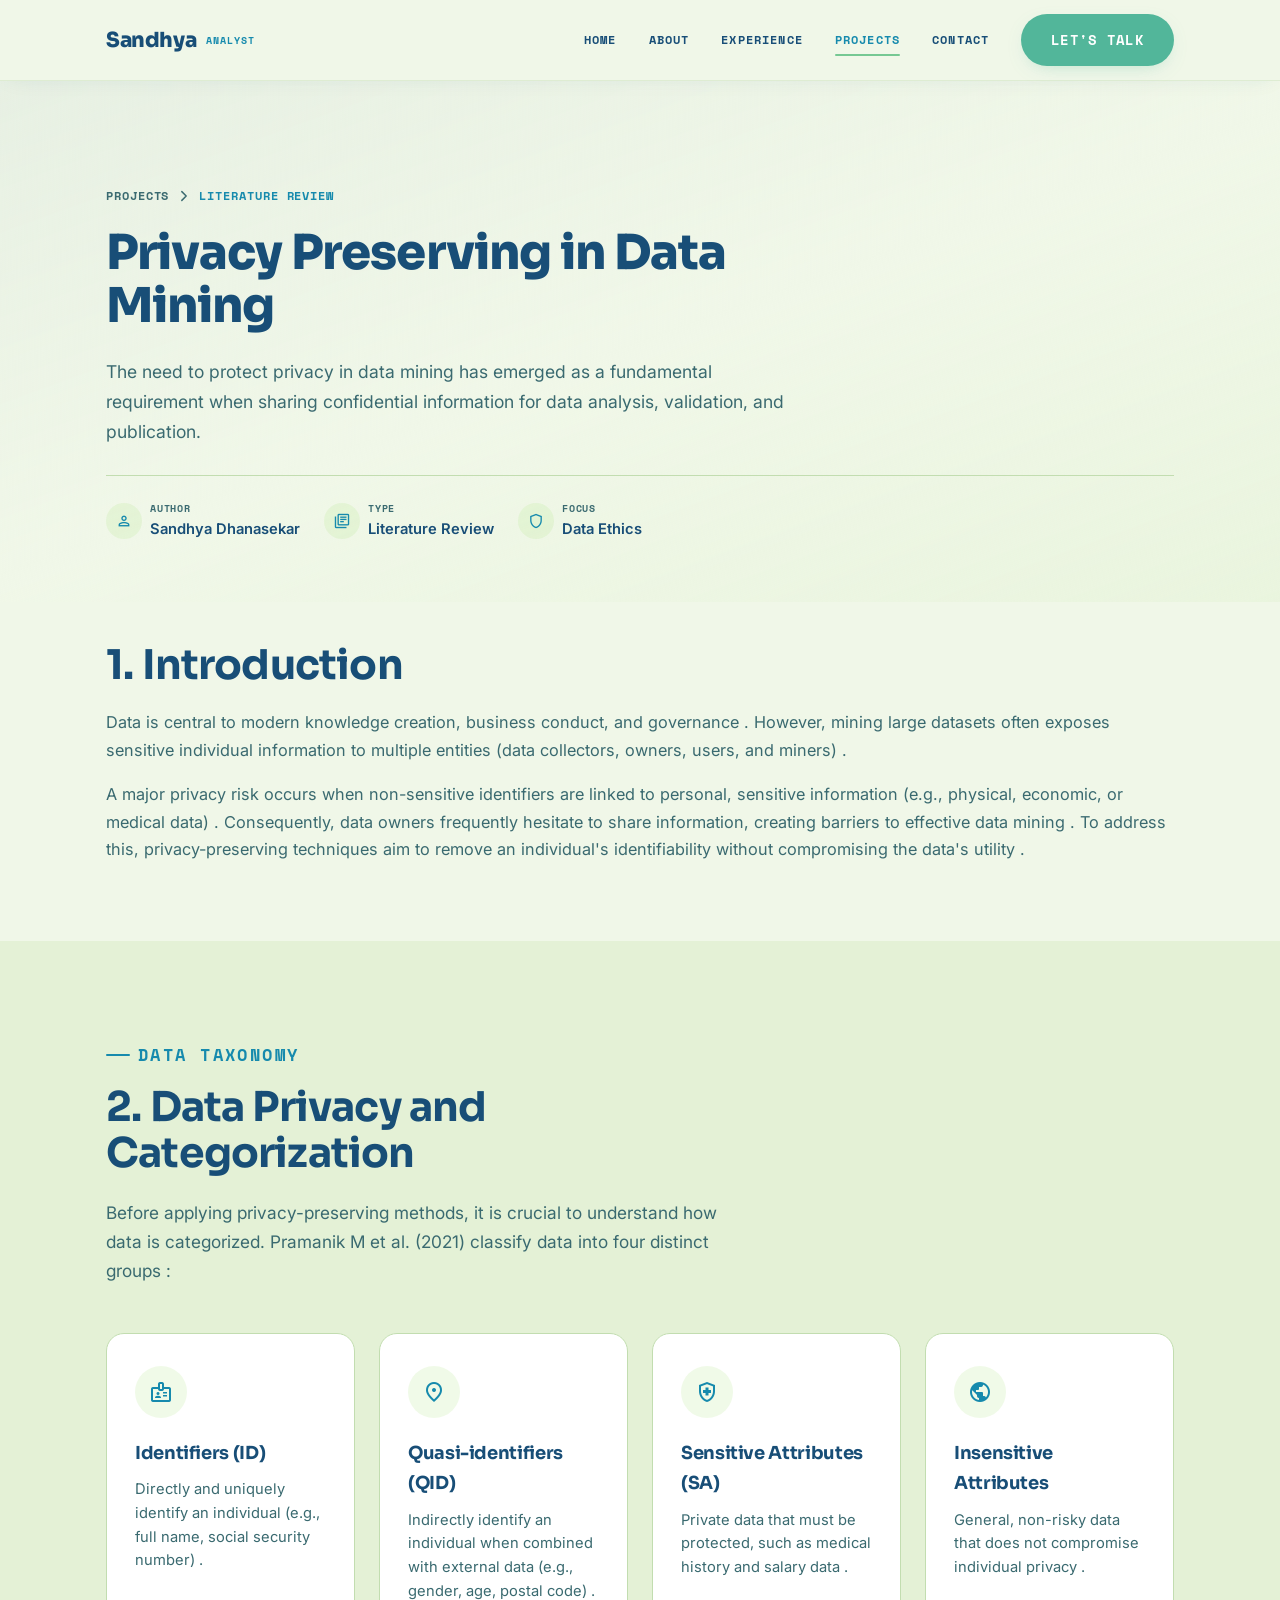
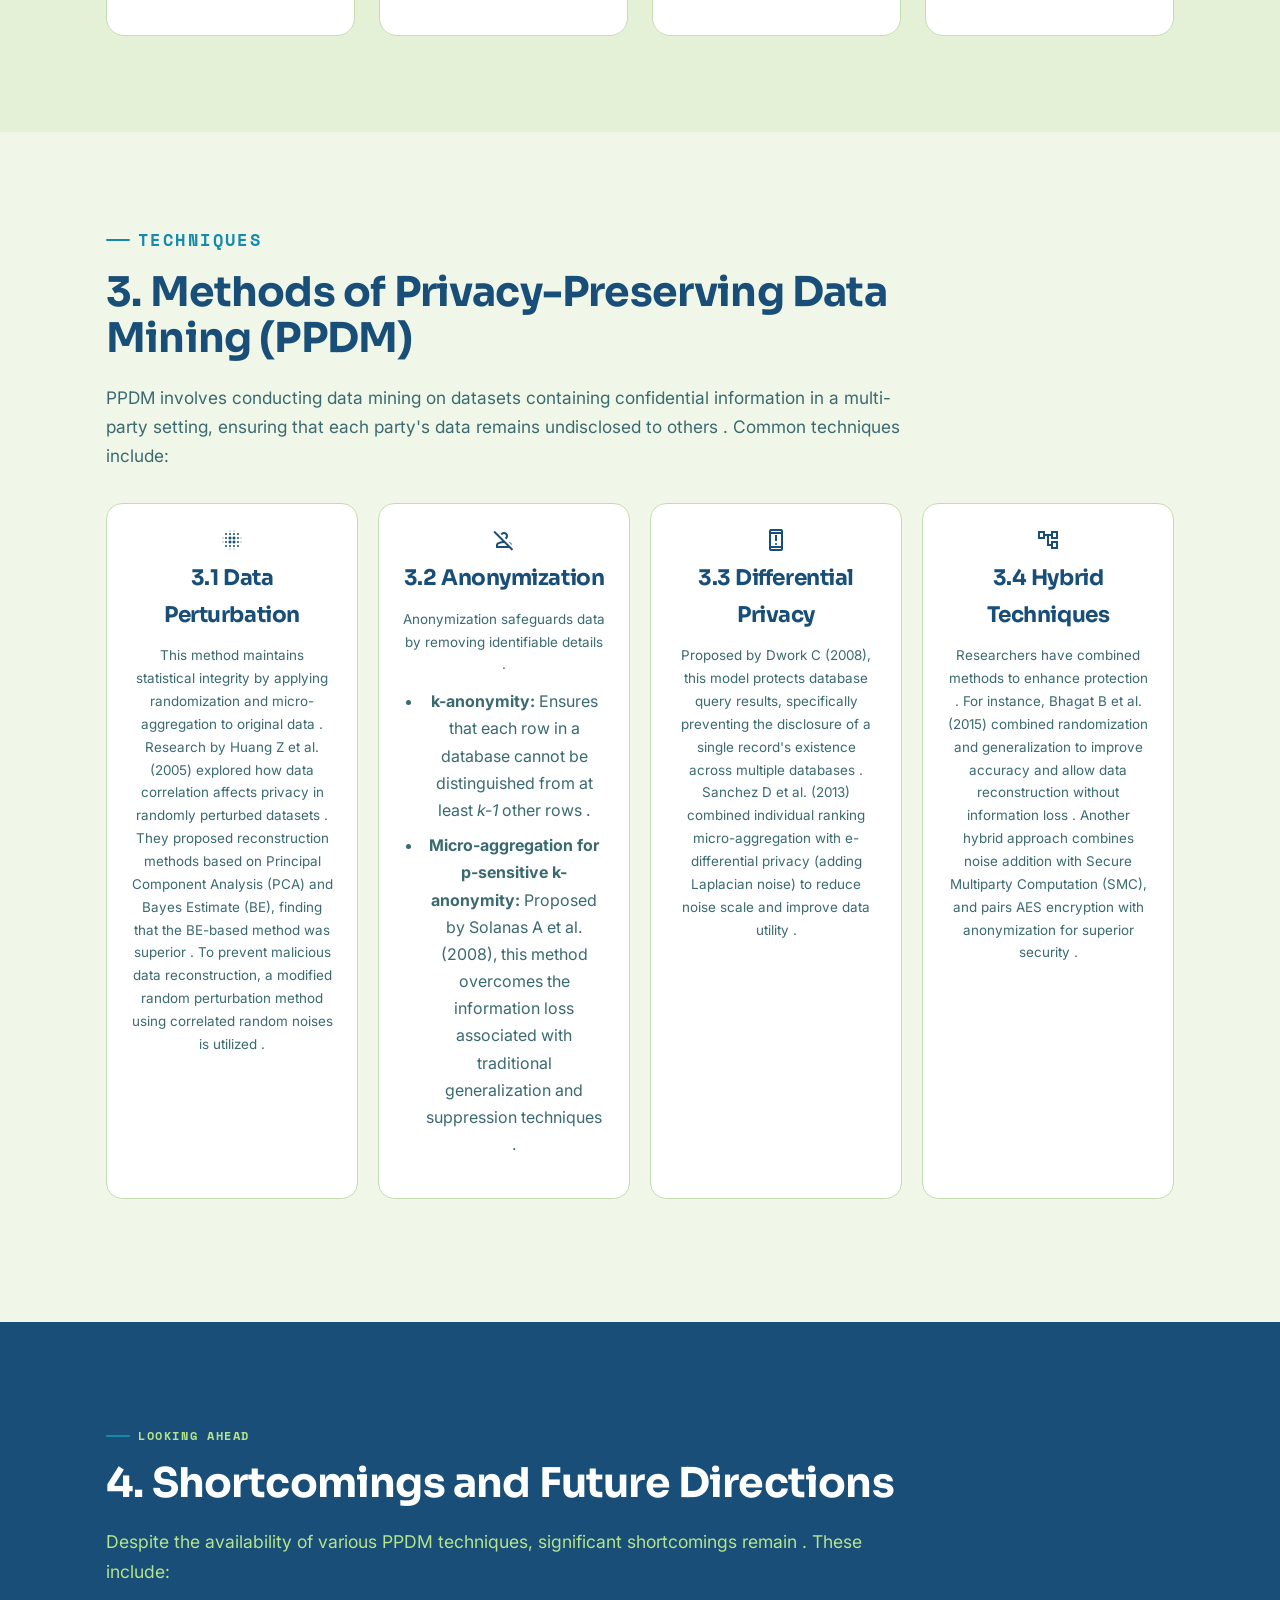
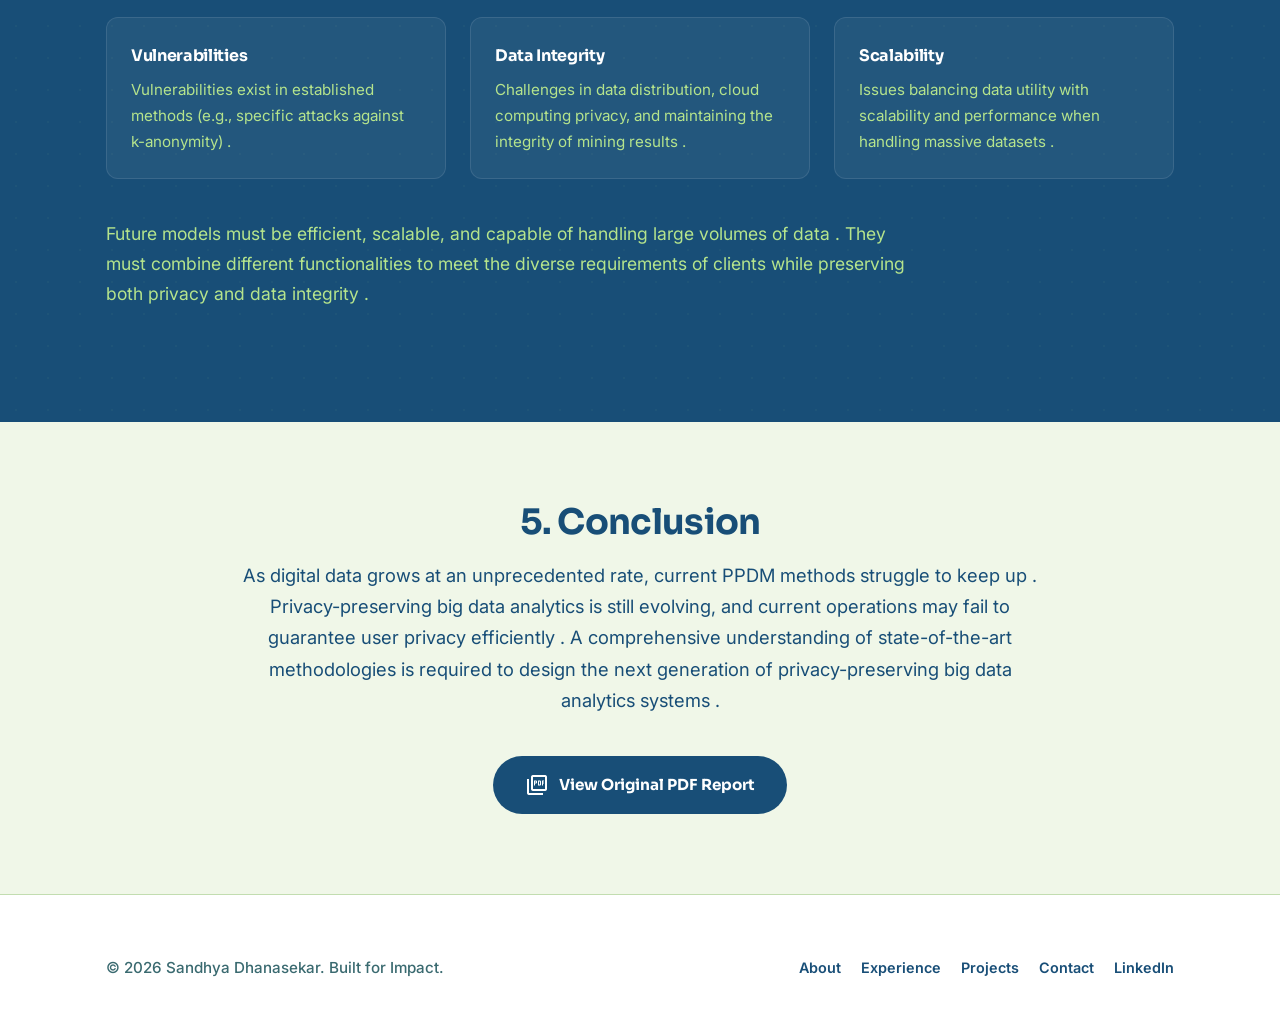
<file: project-privacy.html>
﻿<!DOCTYPE html>
<html lang="en">
<head>
<meta charset="UTF-8">
<meta name="viewport" content="width=device-width, initial-scale=1.0">
<title>Privacy Preserving in Data Mining &mdash; Sandhya Dhanasekar</title>
<meta name="description" content="A systematic review of privacy-preserving techniques in data mining, weighing their strengths, weaknesses and future directions.">
<link rel="preconnect" href="https://fonts.googleapis.com">
<link href="https://fonts.googleapis.com/css2?family=Sora:wght@400;600;700;800;900&family=Inter:wght@400;500;600;700&family=Space+Mono:wght@400;700&display=swap" rel="stylesheet">
<link href="https://fonts.googleapis.com/css2?family=Material+Symbols+Outlined:wght,FILL@100..700,0..1&display=swap" rel="stylesheet">
<link rel="stylesheet" href="style.css">
<link rel="icon" type="image/svg+xml" href="assets/favicon.svg">
</head>
<body>

<header class="site-nav">
  <div class="nav-inner">
    <a class="brand" href="index.html">Sandhya<span class="brand-tagline">Analyst</span></a>
    <button class="nav-toggle" aria-label="Toggle menu"><span></span><span></span><span></span></button>
    <nav class="links">
      <a href="index.html">Home</a>
      <a href="about.html">About</a>
      <a href="experience.html">Experience</a>
      <a href="projects.html" class="active">Projects</a>
      <a href="contact.html">Contact</a>
      <a href="contact.html" class="btn btn-amber">Let's talk</a>
    </nav>
  </div>
</header>

<!-- ====== HERO ====== -->
<section class="project-detail-hero">
  <div class="wrap">
    <div class="reveal">
      <div class="breadcrumb">
        <a href="projects.html">Projects</a>
        <svg xmlns="http://www.w3.org/2000/svg" fill="none" viewBox="0 0 24 24" stroke-width="2.5" stroke="currentColor"><path stroke-linecap="round" stroke-linejoin="round" d="M8.25 4.5l7.5 7.5-7.5 7.5"/></svg>
        <span>Literature Review</span>
      </div>
      <h1>Privacy Preserving in Data Mining</h1>
      <p class="subtitle">The need to protect privacy in data mining has emerged as a fundamental requirement when sharing confidential information for data analysis, validation, and publication.</p>
      <div class="project-meta-strip">
        <div class="project-meta-item">
          <div class="meta-icon"><span class="material-symbols-outlined" style="font-size:18px;">person</span></div>
          <div><div class="meta-label">Author</div><div class="meta-value">Sandhya Dhanasekar</div></div>
        </div>
        <div class="project-meta-item">
          <div class="meta-icon"><span class="material-symbols-outlined" style="font-size:18px;">library_books</span></div>
          <div><div class="meta-label">Type</div><div class="meta-value">Literature Review</div></div>
        </div>
        <div class="project-meta-item">
          <div class="meta-icon"><span class="material-symbols-outlined" style="font-size:18px;">shield</span></div>
          <div><div class="meta-label">Focus</div><div class="meta-value">Data Ethics</div></div>
        </div>
      </div>
    </div>
  </div>
</section>

<!-- ====== INTRODUCTION ====== -->
<section style="padding:40px 0 60px;">
  <div class="wrap">
    <div class="project-article reveal">
      <h2>1. Introduction</h2>
      <p>Data is central to modern knowledge creation, business conduct, and governance . However, mining large datasets often exposes sensitive individual information to multiple entities (data collectors, owners, users, and miners) .</p>
      <p>A major privacy risk occurs when non-sensitive identifiers are linked to personal, sensitive information (e.g., physical, economic, or medical data) . Consequently, data owners frequently hesitate to share information, creating barriers to effective data mining . To address this, privacy-preserving techniques aim to remove an individual's identifiability without compromising the data's utility .</p>
    </div>
  </div>
</section>

<!-- ====== DATA CATEGORIZATION ====== -->
<section class="section-alt">
  <div class="wrap">
    <div class="section-head reveal">
      <p class="eyebrow">Data Taxonomy</p>
      <h2>2. Data Privacy and Categorization</h2>
      <p>Before applying privacy-preserving methods, it is crucial to understand how data is categorized. Pramanik M et al. (2021) classify data into four distinct groups :</p>
    </div>
    
    <div class="card-grid">
      <div class="card reveal">
        <div class="icon"><span class="material-symbols-outlined">badge</span></div>
        <h3>Identifiers (ID)</h3>
        <p>Directly and uniquely identify an individual (e.g., full name, social security number) .</p>
      </div>
      <div class="card reveal">
        <div class="icon"><span class="material-symbols-outlined">location_on</span></div>
        <h3>Quasi-identifiers (QID)</h3>
        <p>Indirectly identify an individual when combined with external data (e.g., gender, age, postal code) .</p>
      </div>
      <div class="card reveal">
        <div class="icon"><span class="material-symbols-outlined">health_and_safety</span></div>
        <h3>Sensitive Attributes (SA)</h3>
        <p>Private data that must be protected, such as medical history and salary data .</p>
      </div>
      <div class="card reveal">
        <div class="icon"><span class="material-symbols-outlined">public</span></div>
        <h3>Insensitive Attributes</h3>
        <p>General, non-risky data that does not compromise individual privacy .</p>
      </div>
    </div>
  </div>
</section>

<!-- ====== METHODOLOGY ====== -->
<section style="padding:90px 0;">
  <div class="wrap">
    <div class="section-head reveal" style="max-width:800px;">
      <p class="eyebrow">Techniques</p>
      <h2>3. Methods of Privacy-Preserving Data Mining (PPDM)</h2>
      <p>PPDM involves conducting data mining on datasets containing confidential information in a multi-party setting, ensuring that each party's data remains undisclosed to others . Common techniques include:</p>
    </div>

    <div class="methodology-grid">
      <!-- Method 1 -->
      <div class="methodology-card reveal">
        <div class="method-header">
          <div class="method-icon"><span class="material-symbols-outlined">blur_on</span></div>
          <h3>3.1 Data Perturbation</h3>
        </div>
        <p>This method maintains statistical integrity by applying randomization and micro-aggregation to original data . Research by Huang Z et al. (2005) explored how data correlation affects privacy in randomly perturbed datasets . They proposed reconstruction methods based on Principal Component Analysis (PCA) and Bayes Estimate (BE), finding that the BE-based method was superior . To prevent malicious data reconstruction, a modified random perturbation method using correlated random noises is utilized .</p>
      </div>
      
      <!-- Method 2 -->
      <div class="methodology-card reveal">
        <div class="method-header">
          <div class="method-icon"><span class="material-symbols-outlined">person_off</span></div>
          <h3>3.2 Anonymization</h3>
        </div>
        <p>Anonymization safeguards data by removing identifiable details .</p>
        <ul style="margin-top:12px; padding-left:20px; color:var(--slate);">
          <li style="margin-bottom:8px;"><strong>k-anonymity:</strong> Ensures that each row in a database cannot be distinguished from at least <em>k-1</em> other rows .</li>
          <li><strong>Micro-aggregation for p-sensitive k-anonymity:</strong> Proposed by Solanas A et al. (2008), this method overcomes the information loss associated with traditional generalization and suppression techniques .</li>
        </ul>
      </div>

      <!-- Method 3 -->
      <div class="methodology-card reveal">
        <div class="method-header">
          <div class="method-icon"><span class="material-symbols-outlined">security_update_warning</span></div>
          <h3>3.3 Differential Privacy</h3>
        </div>
        <p>Proposed by Dwork C (2008), this model protects database query results, specifically preventing the disclosure of a single record's existence across multiple databases . Sanchez D et al. (2013) combined individual ranking micro-aggregation with e-differential privacy (adding Laplacian noise) to reduce noise scale and improve data utility .</p>
      </div>

      <!-- Method 4 -->
      <div class="methodology-card reveal">
        <div class="method-header">
          <div class="method-icon"><span class="material-symbols-outlined">account_tree</span></div>
          <h3>3.4 Hybrid Techniques</h3>
        </div>
        <p>Researchers have combined methods to enhance protection . For instance, Bhagat B et al. (2015) combined randomization and generalization to improve accuracy and allow data reconstruction without information loss . Another hybrid approach combines noise addition with Secure Multiparty Computation (SMC), and pairs AES encryption with anonymization for superior security .</p>
      </div>
    </div>
  </div>
</section>

<!-- ====== SHORTCOMINGS & FUTURE ====== -->
<section class="section-deep">
  <div class="wrap">
    <div class="reveal">
      <p class="eyebrow" style="color:#b5e48c;">Looking Ahead</p>
      <h2>4. Shortcomings and Future Directions</h2>
      <p style="font-size:1.1rem; max-width:800px; margin-bottom:30px;">Despite the availability of various PPDM techniques, significant shortcomings remain . These include:</p>
      
      <div style="display:grid; grid-template-columns:repeat(auto-fit, minmax(280px, 1fr)); gap:24px;">
        <div style="background:rgba(255,255,255,0.05); border:1px solid rgba(255,255,255,0.1); padding:24px; border-radius:12px;">
          <h4 style="color:#fff;">Vulnerabilities</h4>
          <p style="margin:0; font-size:0.95rem;">Vulnerabilities exist in established methods (e.g., specific attacks against k-anonymity) .</p>
        </div>
        <div style="background:rgba(255,255,255,0.05); border:1px solid rgba(255,255,255,0.1); padding:24px; border-radius:12px;">
          <h4 style="color:#fff;">Data Integrity</h4>
          <p style="margin:0; font-size:0.95rem;">Challenges in data distribution, cloud computing privacy, and maintaining the integrity of mining results .</p>
        </div>
        <div style="background:rgba(255,255,255,0.05); border:1px solid rgba(255,255,255,0.1); padding:24px; border-radius:12px;">
          <h4 style="color:#fff;">Scalability</h4>
          <p style="margin:0; font-size:0.95rem;">Issues balancing data utility with scalability and performance when handling massive datasets .</p>
        </div>
      </div>
      
      <p style="margin-top:40px; font-size:1.1rem; max-width:800px; color:#b5e48c;">Future models must be efficient, scalable, and capable of handling large volumes of data . They must combine different functionalities to meet the diverse requirements of clients while preserving both privacy and data integrity .</p>
    </div>
  </div>
</section>

<!-- ====== CONCLUSION ====== -->
<section style="padding:80px 0;">
  <div class="wrap">
    <div class="project-article reveal" style="text-align:center; max-width:800px; margin:0 auto;">
      <h2 style="font-size:2.2rem;">5. Conclusion</h2>
      <p style="font-size:1.15rem; color:var(--navy);">As digital data grows at an unprecedented rate, current PPDM methods struggle to keep up . Privacy-preserving big data analytics is still evolving, and current operations may fail to guarantee user privacy efficiently . A comprehensive understanding of state-of-the-art methodologies is required to design the next generation of privacy-preserving big data analytics systems .</p>
      
      <div style="margin-top:40px;">
        <a href="assets/Privacy%20Preserving%20in%20Data%20Mining.pdf" target="_blank" class="btn btn-primary" style="display:inline-flex; align-items:center; gap:10px;">
          <span class="material-symbols-outlined">picture_as_pdf</span>
          View Original PDF Report
        </a>
      </div>
    </div>
  </div>
</section>

<!-- ====== FOOTER ====== -->
<footer class="site-footer">
  <div class="wrap">
    <div class="footer-inner">
      <div class="copyright">&copy; 2026 Sandhya Dhanasekar. Built for Impact.</div>
      <div class="footer-links">
        <a href="about.html">About</a>
        <a href="experience.html">Experience</a>
        <a href="projects.html">Projects</a>
        <a href="contact.html">Contact</a>
        <a href="https://linkedin.com" target="_blank">LinkedIn</a>
      </div>
    </div>
  </div>
</footer>

<script src="script.js"></script>
</body>
</html>
</file>
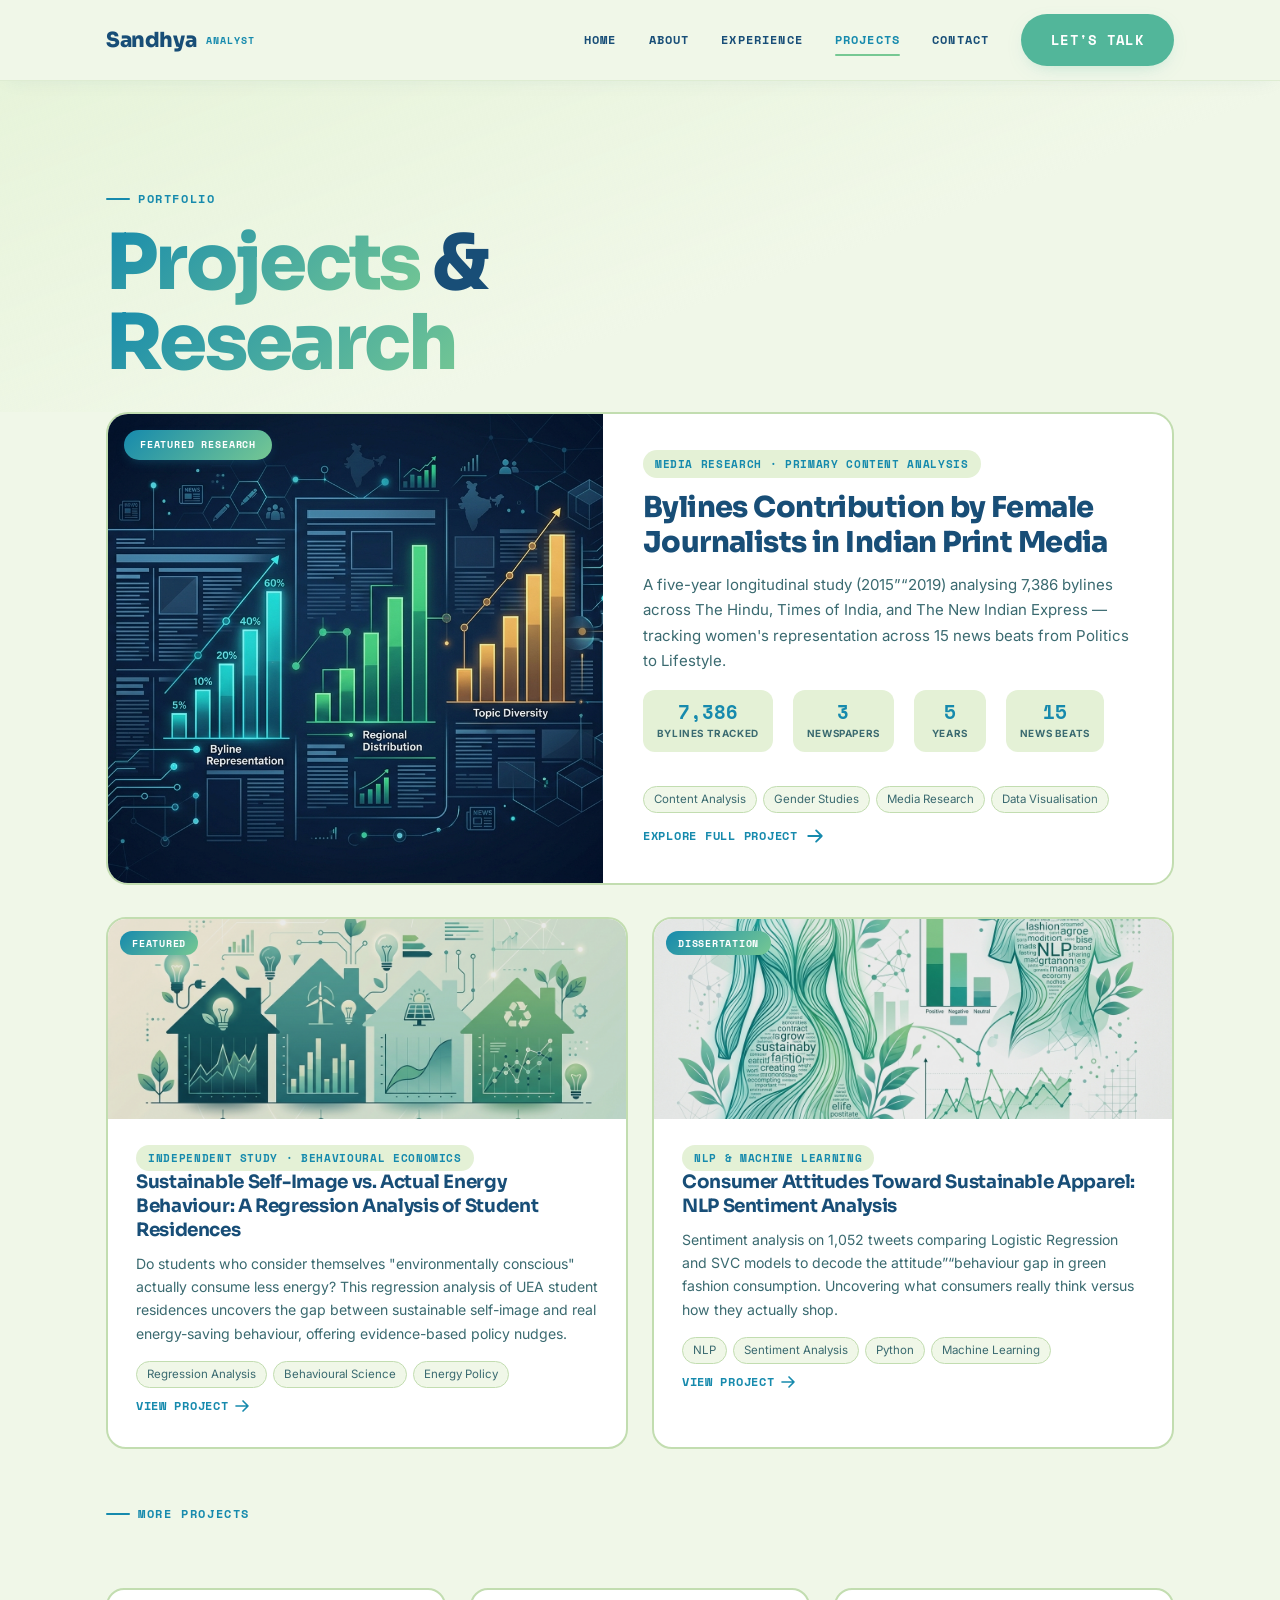
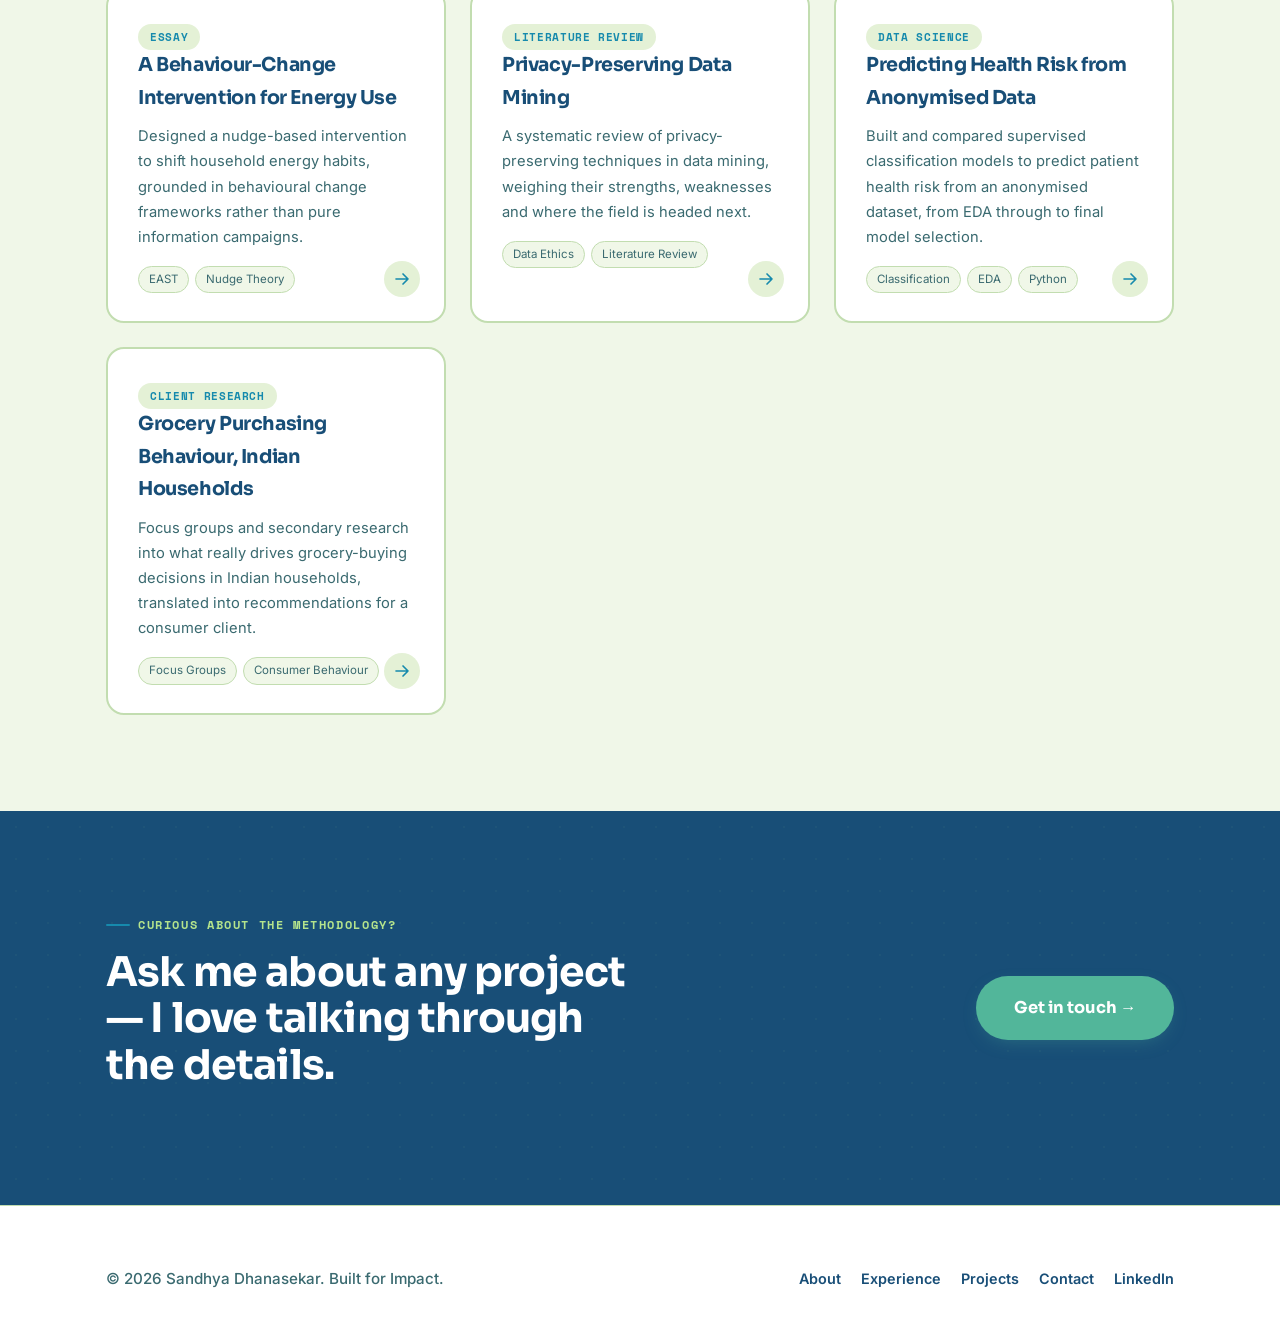
<file: projects.html>
﻿<!DOCTYPE html>
<html lang="en">

<head>
  <meta charset="UTF-8">
  <meta name="viewport" content="width=device-width, initial-scale=1.0">
  <title>Projects &mdash; Sandhya Dhanasekar</title>
  <meta name="description"
    content="Research projects and academic work by Sandhya Dhanasekar spanning media research, behavioural economics, data science, and programme evaluation.">
  <link rel="preconnect" href="https://fonts.googleapis.com">
  <link
    href="https://fonts.googleapis.com/css2?family=Sora:wght@400;600;700;800;900&family=Inter:wght@400;500;600;700&family=Space+Mono:wght@400;700&display=swap"
    rel="stylesheet">
  <link href="https://fonts.googleapis.com/css2?family=Material+Symbols+Outlined:wght,FILL@100..700,0..1&display=swap"
    rel="stylesheet">
  <link rel="stylesheet" href="style.css">
  <link rel="icon" type="image/svg+xml" href="assets/favicon.svg">
</head>

<body>

  <header class="site-nav">
    <div class="nav-inner">
      <a class="brand" href="index.html">Sandhya<span
          class="brand-tagline">Analyst</span></a>
      <button class="nav-toggle" aria-label="Toggle menu"><span></span><span></span><span></span></button>
      <nav class="links">
        <a href="index.html">Home</a>
        <a href="about.html">About</a>
        <a href="experience.html">Experience</a>
        <a href="projects.html" class="active">Projects</a>
        <a href="contact.html">Contact</a>
        <a href="contact.html" class="btn btn-amber">Let's talk</a>
      </nav>
    </div>
  </header>

  <!-- ====== HERO HEADLINE ====== -->
  <section class="hero" style="padding-bottom:20px;">
    <div class="wrap">
      <div class="reveal" style="max-width:740px;">
        <p class="eyebrow">Portfolio</p>
        <h1 class="projects-hero-title"><span>Projects</span> &amp; <span>Research</span></h1>
      </div>
    </div>
  </section>

  <!-- ====== FEATURED #1 &mdash; BYLINES (Full-width Rectangle) ====== -->
  <section style="padding-top:0; padding-bottom:32px;">
    <div class="wrap">
      <a href="project-bylines.html" class="featured-hero-widget reveal" id="widget-bylines">
        <div class="featured-hero-image">
          <img src="assets/img-bylines.jpg" alt="Bylines research data visualization">
          <div class="featured-hero-badge">Featured Research</div>
        </div>
        <div class="featured-hero-content">
          <span class="tag">Media Research · Primary Content Analysis</span>
          <h2>Bylines Contribution by Female Journalists in Indian Print Media</h2>
          <p>A five-year longitudinal study (2015&rdquo;“2019) analysing 7,386 bylines across The Hindu, Times of India,
            and The New Indian Express &mdash; tracking women's representation across 15 news beats from Politics to
            Lifestyle.</p>
          <div class="featured-hero-stats">
            <div class="fh-stat"><span class="fh-num">7,386</span><span class="fh-label">Bylines Tracked</span></div>
            <div class="fh-stat"><span class="fh-num">3</span><span class="fh-label">Newspapers</span></div>
            <div class="fh-stat"><span class="fh-num">5</span><span class="fh-label">Years</span></div>
            <div class="fh-stat"><span class="fh-num">15</span><span class="fh-label">News Beats</span></div>
          </div>
          <div class="method-tags"><span>Content Analysis</span><span>Gender Studies</span><span>Media
              Research</span><span>Data Visualisation</span></div>
          <div class="featured-hero-cta">
            <span>Explore Full Project</span>
            <svg xmlns="http://www.w3.org/2000/svg" fill="none" viewBox="0 0 24 24" stroke-width="2.5"
              stroke="currentColor" width="18" height="18">
              <path stroke-linecap="round" stroke-linejoin="round" d="M13.5 4.5L21 12m0 0l-7.5 7.5M21 12H3" />
            </svg>
          </div>
        </div>
      </a>
    </div>
  </section>

  <!-- ====== FEATURED #2 & #3 &mdash; Energy & Dissertation (Two-column) ====== -->
  <section style="padding-top:0; padding-bottom:32px;">
    <div class="wrap">
      <div class="featured-duo-grid">

        <!-- Featured #2: Energy Consumption -->
        <a href="#" class="featured-card-widget reveal" id="widget-energy">
          <div class="featured-card-image">
            <img src="assets/img-energy.jpg" alt="Energy consumption research visualization">
            <div class="featured-card-badge">Featured</div>
          </div>
          <div class="featured-card-body">
            <span class="tag">Independent Study · Behavioural Economics</span>
            <h3>Sustainable Self-Image vs. Actual Energy Behaviour: A Regression Analysis of Student Residences</h3>
            <p>Do students who consider themselves "environmentally conscious" actually consume less energy? This
              regression analysis of UEA student residences uncovers the gap between sustainable self-image and real
              energy-saving behaviour, offering evidence-based policy nudges.</p>
            <div class="method-tags"><span>Regression Analysis</span><span>Behavioural Science</span><span>Energy
                Policy</span></div>
            <div class="featured-card-cta">
              <span>View Project</span>
              <svg xmlns="http://www.w3.org/2000/svg" fill="none" viewBox="0 0 24 24" stroke-width="2.5"
                stroke="currentColor" width="16" height="16">
                <path stroke-linecap="round" stroke-linejoin="round" d="M13.5 4.5L21 12m0 0l-7.5 7.5M21 12H3" />
              </svg>
            </div>
          </div>
        </a>

        <!-- Featured #3: Dissertation -->
        <a href="#" class="featured-card-widget reveal" id="widget-dissertation">
          <div class="featured-card-image">
            <img src="assets/img-dissertation.jpg" alt="Sustainable fashion NLP research">
            <div class="featured-card-badge">Dissertation</div>
          </div>
          <div class="featured-card-body">
            <span class="tag">NLP &amp; Machine Learning</span>
            <h3>Consumer Attitudes Toward Sustainable Apparel: NLP Sentiment Analysis</h3>
            <p>Sentiment analysis on 1,052 tweets comparing Logistic Regression and SVC models to decode the
              attitude&rdquo;“behaviour gap in green fashion consumption. Uncovering what consumers really think versus
              how they actually shop.</p>
            <div class="method-tags"><span>NLP</span><span>Sentiment Analysis</span><span>Python</span><span>Machine
                Learning</span></div>
            <div class="featured-card-cta">
              <span>View Project</span>
              <svg xmlns="http://www.w3.org/2000/svg" fill="none" viewBox="0 0 24 24" stroke-width="2.5"
                stroke="currentColor" width="16" height="16">
                <path stroke-linecap="round" stroke-linejoin="round" d="M13.5 4.5L21 12m0 0l-7.5 7.5M21 12H3" />
              </svg>
            </div>
          </div>
        </a>

      </div>
    </div>
  </section>

  <!-- ====== MORE PROJECTS (Standard Grid) ====== -->
  <section style="padding-top:16px;">
    <div class="wrap">
      <p class="eyebrow reveal">More Projects</p>
      <div class="project-grid">

        <!-- Widget: Behaviour-Change Intervention -->
        <a href="#" class="project-widget reveal" id="widget-energy-intervention">
          <span class="tag">Essay</span>
          <h3>A Behaviour-Change Intervention for Energy Use</h3>
          <p>Designed a nudge-based intervention to shift household energy habits, grounded in behavioural change
            frameworks rather than pure information campaigns.</p>
          <div class="method-tags"><span>EAST</span><span>Nudge Theory</span></div>
          <span class="widget-arrow">
            <svg xmlns="http://www.w3.org/2000/svg" fill="none" viewBox="0 0 24 24" stroke-width="2.5"
              stroke="currentColor">
              <path stroke-linecap="round" stroke-linejoin="round" d="M13.5 4.5L21 12m0 0l-7.5 7.5M21 12H3" />
            </svg>
          </span>
        </a>

        <!-- Widget: Privacy-Preserving Data Mining -->
        <a href="project-privacy.html" class="project-widget reveal" id="widget-privacy-mining">
          <span class="tag">Literature Review</span>
          <h3>Privacy-Preserving Data Mining</h3>
          <p>A systematic review of privacy-preserving techniques in data mining, weighing their strengths, weaknesses
            and where the field is headed next.</p>
          <div class="method-tags"><span>Data Ethics</span><span>Literature Review</span></div>
          <span class="widget-arrow">
            <svg xmlns="http://www.w3.org/2000/svg" fill="none" viewBox="0 0 24 24" stroke-width="2.5"
              stroke="currentColor">
              <path stroke-linecap="round" stroke-linejoin="round" d="M13.5 4.5L21 12m0 0l-7.5 7.5M21 12H3" />
            </svg>
          </span>
        </a>

        <!-- Widget: Predicting Health Risk -->
        <a href="#" class="project-widget reveal" id="widget-health-risk">
          <span class="tag">Data Science</span>
          <h3>Predicting Health Risk from Anonymised Data</h3>
          <p>Built and compared supervised classification models to predict patient health risk from an anonymised
            dataset, from EDA through to final model selection.</p>
          <div class="method-tags"><span>Classification</span><span>EDA</span><span>Python</span></div>
          <span class="widget-arrow">
            <svg xmlns="http://www.w3.org/2000/svg" fill="none" viewBox="0 0 24 24" stroke-width="2.5"
              stroke="currentColor">
              <path stroke-linecap="round" stroke-linejoin="round" d="M13.5 4.5L21 12m0 0l-7.5 7.5M21 12H3" />
            </svg>
          </span>
        </a>

        <!-- Widget: Grocery Purchasing Behaviour -->
        <a href="https://1001stories.com/case-studies/evolution-of-the-indian-kitchen/" target="_blank" rel="noopener"
          class="project-widget reveal" id="widget-grocery-behaviour">
          <span class="tag">Client Research</span>
          <h3>Grocery Purchasing Behaviour, Indian Households</h3>
          <p>Focus groups and secondary research into what really drives grocery-buying decisions in Indian households,
            translated into recommendations for a consumer client.</p>
          <div class="method-tags"><span>Focus Groups</span><span>Consumer Behaviour</span></div>
          <span class="widget-arrow">
            <svg xmlns="http://www.w3.org/2000/svg" fill="none" viewBox="0 0 24 24" stroke-width="2.5"
              stroke="currentColor">
              <path stroke-linecap="round" stroke-linejoin="round" d="M13.5 4.5L21 12m0 0l-7.5 7.5M21 12H3" />
            </svg>
          </span>
        </a>

      </div>
    </div>
  </section>

  <!-- ====== CTA ====== -->
  <section class="section-deep">
    <div class="wrap" style="display:flex;justify-content:space-between;align-items:center;flex-wrap:wrap;gap:24px;">
      <div class="reveal">
        <p class="eyebrow" style="color:#b5e48c;">Curious about the methodology?</p>
        <h2 style="max-width:520px;">Ask me about any project &mdash; I love talking through the details.</h2>
      </div>
      <a href="contact.html" class="btn btn-amber reveal">Get in touch &rarr;</a>
    </div>
  </section>

  <footer class="site-footer">
    <div class="wrap">
      <div class="footer-inner">
        <div class="copyright">&copy; 2026 Sandhya Dhanasekar. Built for Impact.</div>
        <div class="footer-links">
          <a href="about.html">About</a>
          <a href="experience.html">Experience</a>
          <a href="projects.html">Projects</a>
          <a href="contact.html">Contact</a>
          <a href="https://linkedin.com" target="_blank">LinkedIn</a>
        </div>
      </div>
    </div>
  </footer>

  <script src="script.js"></script>
</body>

</html>
</file>
<file: style.css>
/* ============================================================
   Sandhya Dhanasekar — portfolio site
   Design tokens — Stitch-enhanced
   ============================================================ */
:root{
  /* Palette: lime-cream → yale-blue (Stitch refined) */
  --bg:            #f0f7e8;
  --bg-alt:        #e4f1d6;
  --bg-deep:       #d1e8be;
  --card:          #FFFFFF;
  --navy:          #184e77;
  --navy-soft:     #1e6091;
  --slate:         #3a6a70;
  --slate-light:   #52b69a;
  --sky:           #168aad;
  --sky-deep:      #1a759f;
  --sky-pale:      #b5e48c;
  --amber:         #52b69a;
  --amber-deep:    #34a0a490;
  --line:          #c2ddb0;
  --shadow:        0 8px 30px rgba(24,78,119,0.06), 0 4px 12px rgba(24,78,119,0.04);
  --shadow-lg:     0 20px 40px -12px rgba(24,78,119,0.15), 0 10px 20px -8px rgba(24,78,119,0.1);
  --radius:        18px;
  --max:           1140px;
}

*,*::before,*::after{ box-sizing:border-box; }
html{ scroll-behavior:smooth; }
body{
  margin:0;
  background:var(--bg);
  color:var(--navy);
  font-family:'Inter',system-ui,sans-serif;
  font-size:16px;
  line-height:1.7;
  -webkit-font-smoothing:antialiased;
  animation: pageFadeIn 0.6s cubic-bezier(0.2, 0, 0, 1) forwards;
}

@keyframes pageFadeIn {
  from { opacity: 0; transform: translateY(8px); }
  to { opacity: 1; transform: translateY(0); }
}

/* ---------- Typography — Sora headlines ---------- */
h1,h2,h3,h4{
  font-family:'Sora','Inter',sans-serif;
  color:var(--navy);
  margin:0 0 0.5em;
  font-weight:700;
  letter-spacing:-0.02em;
}
h1{ font-size:clamp(2.6rem,5vw,4rem); line-height:1.08; font-weight:800; }
h2{ font-size:clamp(1.8rem,3.2vw,2.6rem); line-height:1.14; }
h3{ font-size:1.35rem; font-weight:700; }
p{ margin:0 0 1em; color:var(--slate); font-size:1.02rem; }
a{ color:var(--sky-deep); text-decoration:none; transition:color .2s ease; }
a:hover{ color:var(--sky); }
img{ max-width:100%; display:block; }

.eyebrow{
  font-family:'Space Mono','IBM Plex Mono',monospace;
  font-size:0.72rem;
  letter-spacing:0.14em;
  text-transform:uppercase;
  color:var(--sky);
  font-weight:700;
  display:inline-flex;
  align-items:center;
  gap:8px;
  margin-bottom:14px;
}
.eyebrow::before{
  content:"";
  width:24px; height:2px;
  background:var(--sky);
  display:inline-block;
  border-radius:2px;
}

.mono{ font-family:'Space Mono','IBM Plex Mono',monospace; }

.wrap{
  max-width:var(--max);
  margin:0 auto;
  padding:0 36px;
}

section{ padding:96px 0; }
.section-alt{ background:var(--bg-alt); }
.section-deep{ background:var(--navy); color:#fff; position:relative; overflow:hidden; }
.section-deep::before{
  content:"";
  position:absolute; inset:0;
  background-image:radial-gradient(#b5e48c 1px, transparent 1px);
  background-size:32px 32px;
  opacity:0.04;
}
.section-deep p{ color:#b5e48c; }
.section-deep h2,.section-deep h3{ color:#fff; }

/* ---------- Nav ---------- */
header.site-nav{
  position:sticky; top:0; z-index:50;
  background:rgba(240, 247, 232, 0.75);
  backdrop-filter:blur(20px);
  -webkit-backdrop-filter:blur(20px);
  border-bottom:1px solid rgba(194, 221, 176, 0.4);
  box-shadow:0 4px 20px -8px rgba(24, 78, 119, 0.1);
  transition:background 0.3s ease, box-shadow 0.3s ease;
}
.nav-inner{
  max-width:var(--max);
  margin:0 auto;
  padding:14px 36px;
  display:flex;
  align-items:center;
  justify-content:space-between;
}
.brand{
  display:flex; flex-direction:row; align-items:center; gap:10px;
  font-family:'Sora',sans-serif; font-weight:800; font-size:1.3rem;
  color:var(--navy);
  letter-spacing:-0.02em;
  line-height:1.1;
  transition:transform .2s ease;
  text-decoration:none;
}
.brand:hover{ transform:scale(1.03); color:var(--navy); }
.brand-logo{
  width:38px; height:38px; border-radius:10px;
  background:linear-gradient(135deg, var(--sky), #76c893);
  display:flex; align-items:center; justify-content:center;
  color:#fff;
  font-family:'Sora',sans-serif;
  font-weight:900;
  font-size:0.88rem;
  letter-spacing:0.02em;
  box-shadow:0 4px 14px -4px rgba(22,138,173,0.45);
  flex-shrink:0;
  transition:box-shadow .3s ease, transform .3s ease;
}
.brand:hover .brand-logo{
  box-shadow:0 6px 18px -4px rgba(22,138,173,0.6);
  transform:rotate(-3deg);
}
.brand-tagline{
  font-family:'Space Mono',monospace;
  font-size:0.6rem;
  font-weight:700;
  letter-spacing:0.1em;
  text-transform:uppercase;
  color:var(--sky);
  display:block;
}
nav.links{ display:flex; align-items:center; gap:32px; }
nav.links a{
  color:#184e77;
  font-family:'Space Mono',monospace;
  font-size:0.72rem;
  font-weight:700;
  text-transform:uppercase;
  letter-spacing:0.1em;
  position:relative;
  padding:4px 0;
  transition:color .2s ease, transform .2s ease;
}
nav.links a::after{
  content:"";
  position:absolute; left:0; bottom:-2px;
  width:0; height:2px; background:#76c893;
  transition:width .25s ease;
  border-radius:2px;
}
nav.links a:hover::after, nav.links a.active::after{ width:100%; }
nav.links a:hover{ color:#34a0a4; transform:scale(1.05); }
nav.links a.active{ color:#168aad; }

.btn{
  display:inline-flex; align-items:center; gap:8px;
  padding:14px 30px;
  border-radius:999px;
  font-family:'Sora',sans-serif;
  font-weight:700;
  font-size:0.95rem;
  border:2px solid transparent;
  cursor:pointer;
  white-space:nowrap;
  transition:transform 0.4s cubic-bezier(0.16, 1, 0.3, 1), box-shadow 0.4s cubic-bezier(0.16, 1, 0.3, 1), background 0.3s ease, border-color 0.3s ease;
}
.btn-primary{
  background:var(--navy);
  color:#fff !important;
}
.btn-primary:hover{ transform:translateY(-4px); box-shadow:var(--shadow-lg); background:#113a5a; }
.btn-amber{
  background:var(--amber);
  color:#fff !important;
  font-size:1.02rem;
  padding:16px 36px;
  box-shadow:0 6px 20px -8px rgba(82,182,154,0.4);
}
.btn-amber:hover{ transform:translateY(-4px); box-shadow:0 14px 30px -12px rgba(82,182,154,0.6); background:#34a0a4; }
nav.links .btn-amber{
  font-size:0.88rem;
  padding:12px 28px;
  letter-spacing:0.02em;
}
.btn-ghost{
  background:transparent;
  border-color:var(--navy);
  color:var(--navy) !important;
}
.btn-ghost:hover{ border-color:var(--sky); color:var(--sky) !important; background:rgba(22,138,173,0.06); transform:translateY(-4px); box-shadow:0 10px 20px -10px rgba(22,138,173,0.15); }

.nav-toggle{ display:none; }

/* ---------- Hero ---------- */
.hero{
  padding:100px 0 70px;
  position:relative;
  overflow:hidden;
  background:linear-gradient(160deg, rgba(181,228,140,0.15) 0%, var(--bg) 60%);
}
.hero-grid{
  display:grid;
  grid-template-columns:1.15fr 0.85fr;
  gap:64px;
  align-items:center;
}
.hero h1 span{ color:var(--sky); }
.hero-cta{ display:flex; gap:16px; margin-top:36px; flex-wrap:wrap; }
.hero .wrap { position: relative; z-index: 2; }

/* --- Aesthetic Hero Background --- */
.hero-aesthetic {
  position: absolute;
  inset: 0;
  z-index: 1;
  overflow: hidden;
  pointer-events: none;
}
.aesthetic-grid {
  position: absolute;
  inset: -50%;
  background-image: 
    linear-gradient(rgba(22, 138, 173, 0.05) 1px, transparent 1px),
    linear-gradient(90deg, rgba(22, 138, 173, 0.05) 1px, transparent 1px);
  background-size: 40px 40px;
  transform: perspective(800px) rotateX(50deg) translateY(-100px) translateZ(-200px);
  animation: gridMove 20s linear infinite;
  mask-image: radial-gradient(ellipse at 50% 30%, black 10%, transparent 60%);
  -webkit-mask-image: radial-gradient(ellipse at 50% 30%, black 10%, transparent 60%);
}

.aesthetic-orb {
  position: absolute;
  border-radius: 50%;
  filter: blur(80px);
  opacity: 0.6;
  animation: orbFloat 18s ease-in-out infinite alternate;
}
.aesthetic-orb.orb-1 {
  width: 500px;
  height: 500px;
  background: rgba(181, 228, 140, 0.7);
  top: -200px;
  left: 0;
}
.aesthetic-orb.orb-2 {
  width: 400px;
  height: 400px;
  background: rgba(22, 138, 173, 0.4);
  bottom: -150px;
  right: 10%;
  animation-duration: 25s;
  animation-delay: -5s;
}

@keyframes gridMove {
  0% { transform: perspective(800px) rotateX(50deg) translateY(0) translateZ(-200px); }
  100% { transform: perspective(800px) rotateX(50deg) translateY(40px) translateZ(-200px); }
}
@keyframes orbFloat {
  0% { transform: translate(0, 0) scale(1); }
  33% { transform: translate(40px, -60px) scale(1.1); }
  66% { transform: translate(-30px, 30px) scale(0.9); }
  100% { transform: translate(0, 0) scale(1); }
}

/* nudge-line signature */
.nudge-line{ position:absolute; inset:0; width:100%; height:100%; z-index:-1; pointer-events:none; }
.nudge-path{
  fill:none; stroke:var(--sky-pale); stroke-width:2;
  stroke-dasharray:6 10; stroke-linecap:round;
}

/* profile photo */
.photo-slot{
  position:relative;
  width:min(340px,80vw);
  aspect-ratio:1/1;
  margin:0 auto;
}
.photo-orbit{
  position:absolute; inset:-20px;
  border-radius:50%;
  border:2px dashed #76c893;
  animation:spin 30s linear infinite;
}
.photo-orbit::before{
  content:"";
  position:absolute; top:-5px; left:50%;
  width:10px; height:10px; border-radius:50%;
  background:#fbbf24;
  transform:translateX(-50%);
  box-shadow:0 2px 8px rgba(251,191,36,0.5);
}
@keyframes spin{ to{ transform:rotate(360deg); } }
.photo-frame{
  position:absolute; inset:0;
  border-radius:50%;
  background:linear-gradient(160deg,var(--sky-pale),var(--bg-alt));
  display:flex; align-items:center; justify-content:center;
  flex-direction:column;
  border:4px solid #fff;
  overflow:hidden;
  box-shadow:0 16px 40px -12px rgba(24,78,119,0.2);
  padding:3px;
}
.photo-frame img{
  width:100%; height:100%; object-fit:cover; border-radius:50%;
  transition:filter .7s ease;
  filter:grayscale(0.1);
}
.photo-frame:hover img{ filter:grayscale(0); }
.photo-placeholder-content{ text-align:center; color:var(--sky-deep); }
.photo-placeholder-content .initials{
  font-family:'Sora',sans-serif; font-size:3.4rem; font-weight:800; color:var(--navy-soft);
  line-height:1;
}
.photo-placeholder-content svg{ margin-top:10px; opacity:0.55; }
.photo-placeholder-content .cap{
  font-family:'Space Mono',monospace; font-size:0.68rem; letter-spacing:0.08em;
  text-transform:uppercase; color:var(--sky-deep); margin-top:8px; opacity:0.75;
}

/* ---------- Stat strip ---------- */
.stats{
  display:grid;
  grid-template-columns:repeat(4,1fr);
  gap:24px;
  margin-top:64px;
  border-top:1px solid var(--line);
  padding-top:44px;
  text-align:center;
}
.stat{ transition:transform .3s ease; }
.stat:hover{ transform:scale(1.08); }
.stat .num{
  font-family:'Space Mono',monospace;
  font-size:2.6rem; font-weight:700; color:var(--sky);
}
.stat .label{ font-size:0.84rem; color:var(--slate); margin-top:6px; text-transform:uppercase; letter-spacing:0.04em; font-weight:500; }

/* ---------- Cards ---------- */
.card-grid{
  display:grid;
  grid-template-columns:repeat(4,1fr);
  gap:24px;
  margin-top:48px;
}
.card{
  background:var(--card);
  border:1px solid var(--line);
  border-radius:var(--radius);
  padding:32px 28px;
  transition:transform .3s ease, box-shadow .3s ease;
  position:relative;
}
.card:hover{ transform:translateY(-6px); box-shadow:var(--shadow-lg); }
.card .icon{
  width:52px; height:52px; border-radius:50%;
  background:rgba(181,228,140,0.2);
  display:flex; align-items:center; justify-content:center;
  margin-bottom:20px;
  color:var(--sky);
  transition:background .3s ease, color .3s ease;
}
.card:hover .icon{ background:var(--sky); color:#fff; }
.card h3{ font-size:1.12rem; margin-bottom:10px; }
.card p{ font-size:0.92rem; margin:0; line-height:1.6; }

/* ---------- Section headers ---------- */
.section-head{ max-width:640px; margin-bottom:24px; }
.section-head p{ font-size:1.08rem; }

/* ---------- Timeline (experience) ---------- */
.timeline{ position:relative; margin-top:56px; }
.timeline::before{
  content:"";
  position:absolute; left:12px; top:6px; bottom:6px;
  width:2px;
  background:repeating-linear-gradient(to bottom,var(--sky-pale) 0 8px,transparent 8px 16px);
}
.tl-item{ position:relative; padding-left:52px; margin-bottom:52px; transition:transform .2s ease; }
.tl-item:hover{ transform:translateX(4px); }
.tl-item:last-child{ margin-bottom:0; }
.tl-dot{
  position:absolute; left:0; top:2px;
  width:26px; height:26px; border-radius:50%;
  background:var(--card);
  border:2px solid var(--sky);
  display:flex; align-items:center; justify-content:center;
  transition:background .3s ease, border-color .3s ease;
}
.tl-item:hover .tl-dot{ background:var(--sky); border-color:var(--sky); }
.tl-dot::after{ content:""; width:9px; height:9px; border-radius:50%; background:var(--sky); transition:background .3s ease; }
.tl-item:hover .tl-dot::after{ background:#fff; }
.tl-date{ font-family:'Space Mono',monospace; font-size:0.78rem; color:var(--sky); font-weight:700; margin-bottom:6px; display:block; }
.tl-role{ margin-bottom:2px; }
.tl-org{ color:var(--slate); font-size:0.94rem; margin-bottom:14px; font-weight:500; }
.tl-item ul{ margin:0; padding-left:20px; color:var(--slate); }
.tl-item li{ margin-bottom:8px; font-size:0.96rem; }

.side-list{ margin-top:70px; }
.side-list h3{ margin-bottom:26px; }
.leader-grid{ display:grid; grid-template-columns:repeat(3,1fr); gap:22px; }
.leader-card{
  background:var(--card); border:1px solid var(--line); border-radius:16px; padding:28px;
  transition:transform .3s ease, box-shadow .3s ease;
}
.leader-card:hover{ transform:translateY(-4px); box-shadow:var(--shadow); }
.leader-card .tl-date{ margin-bottom:10px; }
.leader-card p{ font-size:0.9rem; margin:0; }

/* ---------- Projects ---------- */
.project-grid{
  display:grid;
  grid-template-columns:repeat(3,1fr);
  gap:24px;
  margin-top:50px;
}
.project-card{
  background:var(--card);
  border:1px solid var(--line);
  border-radius:var(--radius);
  padding:30px;
  display:flex; flex-direction:column;
  transition:transform .3s ease, box-shadow .3s ease;
}
.project-card:hover{ transform:translateY(-6px); box-shadow:var(--shadow-lg); }
.tag{
  align-self:flex-start;
  font-family:'Space Mono',monospace;
  font-size:0.68rem; letter-spacing:0.06em; text-transform:uppercase;
  background:var(--bg-alt); color:var(--sky);
  padding:5px 12px; border-radius:999px; margin-bottom:16px;
  font-weight:700;
}
.project-card h3{ margin-bottom:10px; }
.project-card p{ font-size:0.92rem; flex-grow:1; }
.method-tags{ display:flex; flex-wrap:wrap; gap:6px; margin-top:16px; }
.method-tags span{
  font-size:0.72rem; color:var(--slate); background:var(--bg);
  border:1px solid var(--line); padding:3px 10px; border-radius:999px;
}

/* ---------- Skills ---------- */
.skill-cols{ display:grid; grid-template-columns:1fr 1fr; gap:40px; margin-top:40px; }
.skill-pills{ display:flex; flex-wrap:wrap; gap:10px; margin-top:16px; }
.pill{
  background:var(--card); border:1px solid var(--line);
  padding:8px 18px; border-radius:999px; font-size:0.88rem; color:var(--navy-soft);
  transition:background .2s ease, color .2s ease, transform .2s ease;
  font-weight:500;
}
.pill:hover{ background:var(--sky); color:#fff; transform:translateY(-2px); }

/* ---------- Quote / philosophy ---------- */
.philosophy{
  background:var(--card);
  border:1px solid var(--line);
  border-radius:24px;
  padding:52px;
  position:relative;
  box-shadow:0 8px 32px -12px rgba(24,78,119,0.1);
  overflow:hidden;
}
.philosophy::before{
  content:"";
  position:absolute; right:-40px; top:-40px;
  width:160px; height:160px;
  background:rgba(181,228,140,0.15);
  border-radius:50%;
  filter:blur(40px);
}
.philosophy::after{
  content:"";
  position:absolute; left:-40px; bottom:-40px;
  width:160px; height:160px;
  background:rgba(22,138,173,0.08);
  border-radius:50%;
  filter:blur(40px);
}
.philosophy .mark{
  font-family:'Sora',sans-serif; font-size:4rem; color:var(--sky-pale);
  position:absolute; top:14px; left:28px; line-height:1;
}
.philosophy blockquote{
  margin:0; font-family:'Sora',sans-serif; font-size:1.35rem; font-weight:600;
  color:var(--navy); line-height:1.55; padding-left:8px;
  position:relative; z-index:1;
}
.philosophy cite{ display:block; margin-top:20px; font-style:normal; color:var(--sky); font-size:0.85rem; font-family:'Space Mono',monospace; font-weight:700; text-transform:uppercase; letter-spacing:0.1em; position:relative; z-index:1; }

/* ---------- Contact ---------- */
.contact-grid{ display:grid; grid-template-columns:1fr 1fr; gap:56px; align-items:start; }
.contact-detail{ display:flex; align-items:center; gap:14px; margin-bottom:22px; transition:transform .2s ease; }
.contact-detail:hover{ transform:translateX(4px); }
.contact-detail .icon{
  width:46px; height:46px; border-radius:50%; background:rgba(181,228,140,0.2);
  display:flex; align-items:center; justify-content:center; color:var(--sky); flex-shrink:0;
  transition:background .3s ease, color .3s ease;
}
.contact-detail:hover .icon{ background:var(--sky); color:#fff; }
.contact-detail a, .contact-detail span{ color:var(--navy); font-weight:600; }
form.contact-form{ display:flex; flex-direction:column; gap:16px; }
form.contact-form input, form.contact-form textarea{
  font-family:'Inter',sans-serif;
  padding:14px 16px; border-radius:12px; border:1px solid var(--line);
  background:var(--card); font-size:0.95rem; color:var(--navy);
}
form.contact-form label{ font-size:0.82rem; color:var(--slate); margin-bottom:-10px; font-weight:600; }
form.contact-form textarea{ resize:vertical; min-height:120px; }

/* ---------- Footer ---------- */
footer{
  border-top:1px solid var(--line);
  padding:48px 0;
  background:var(--navy);
}
.footer-inner{ display:flex; justify-content:space-between; align-items:center; flex-wrap:wrap; gap:18px; }
.footer-links{ display:flex; gap:24px; }
.footer-links a{ color:rgba(255,255,255,0.6); font-size:0.9rem; font-weight:500; transition:color .2s ease; }
.footer-links a:hover{ color:#b5e48c; }
.copyright{ font-size:0.82rem; color:rgba(255,255,255,0.4); }

/* ---------- Reveal on scroll ---------- */
.reveal{ opacity:0; transform:translateY(18px); transition:opacity .7s ease, transform .7s ease; }
.reveal.in{ opacity:1; transform:none; }

/* ---------- Selection ---------- */
::selection{ background:rgba(181,228,140,0.35); color:var(--navy); }

/* ---------- Responsive ---------- */
@media (max-width:920px){
  .hero-grid{ grid-template-columns:1fr; }
  .hero-grid .photo-slot{ order:-1; margin-bottom:20px; width:220px; }
  .stats{ grid-template-columns:repeat(2,1fr); }
  .card-grid{ grid-template-columns:repeat(2,1fr); }
  .project-grid{ grid-template-columns:repeat(2,1fr); }
  .skill-cols{ grid-template-columns:1fr; }
  .contact-grid{ grid-template-columns:1fr; }
  .leader-grid{ grid-template-columns:1fr; }
}
@media (max-width:640px){
  section{ padding:64px 0; }
  .wrap{ padding:0 20px; }
  nav.links{ position:fixed; top:70px; left:0; right:0; background:rgba(255,255,255,0.96);
    backdrop-filter:blur(12px);
    flex-direction:column; padding:24px; border-bottom:1px solid var(--line);
    transform:translateY(-130%); transition:transform .3s ease; gap:18px; }
  nav.links.open{ transform:translateY(0); }
  .nav-toggle{ display:flex; flex-direction:column; gap:5px; background:none; border:none; cursor:pointer; padding:8px; }
  .nav-toggle span{ width:22px; height:2px; background:var(--navy); border-radius:2px; }
  .stats{ grid-template-columns:1fr 1fr; }
  .card-grid{ grid-template-columns:1fr; }
  .project-grid{ grid-template-columns:1fr; }
  .footer-inner{ flex-direction:column; align-items:flex-start; }
}

/* ============================================================
   Projects Page — Revamped
   ============================================================ */

/* --- Projects Hero Title --- */
.projects-hero-title{
  font-family:'Sora','Inter',sans-serif;
  font-size:clamp(3rem,6vw,4.8rem);
  font-weight:900;
  letter-spacing:-0.035em;
  line-height:1.05;
  color:var(--navy);
  margin-bottom:8px;
}
.projects-hero-title span{
  background:linear-gradient(135deg, var(--sky), #76c893);
  -webkit-background-clip:text;
  -webkit-text-fill-color:transparent;
  background-clip:text;
}

/* --- Featured Hero Widget (Full-width rectangle, #1) --- */
.featured-hero-widget{
  display:grid;
  grid-template-columns:1fr 1.15fr;
  text-decoration:none;
  color:inherit;
  background:var(--card);
  border:2px solid var(--line);
  border-radius:22px;
  overflow:hidden;
  position:relative;
  transition:transform .4s cubic-bezier(.4,0,.2,1),
             box-shadow .4s cubic-bezier(.4,0,.2,1),
             border-color .4s ease;
}
.featured-hero-widget:hover{
  transform:translateY(-6px);
  box-shadow:0 24px 60px -20px rgba(24,78,119,0.22), 0 0 0 2px rgba(22,138,173,0.18);
  border-color:var(--sky);
  color:inherit;
}
.featured-hero-image{
  position:relative;
  overflow:hidden;
  min-height:320px;
}
.featured-hero-image img{
  width:100%; height:100%;
  object-fit:cover;
  transition:transform .5s ease, filter .5s ease;
  filter:brightness(0.95);
}
.featured-hero-widget:hover .featured-hero-image img{
  transform:scale(1.04);
  filter:brightness(1);
}
.featured-hero-badge{
  position:absolute;
  top:16px; left:16px;
  font-family:'Space Mono',monospace;
  font-size:0.65rem;
  font-weight:700;
  letter-spacing:0.08em;
  text-transform:uppercase;
  color:#fff;
  background:linear-gradient(135deg, var(--sky), #76c893);
  padding:6px 16px;
  border-radius:999px;
  z-index:2;
  box-shadow:0 4px 12px -4px rgba(22,138,173,0.4);
}
.featured-hero-content{
  padding:36px 40px;
  display:flex;
  flex-direction:column;
  justify-content:center;
}
.featured-hero-content .tag{
  margin-bottom:12px;
}
.featured-hero-content h2{
  font-size:clamp(1.4rem,2.5vw,1.8rem);
  font-weight:800;
  line-height:1.2;
  margin-bottom:12px;
  color:var(--navy);
}
.featured-hero-content > p{
  font-size:0.94rem;
  line-height:1.7;
  color:var(--slate);
  margin-bottom:16px;
}
.featured-hero-stats{
  display:flex;
  gap:20px;
  margin-bottom:18px;
  flex-wrap:wrap;
}
.fh-stat{
  display:flex;
  flex-direction:column;
  align-items:center;
  padding:10px 14px;
  background:var(--bg-alt);
  border-radius:12px;
  min-width:72px;
  transition:background .3s ease;
}
.featured-hero-widget:hover .fh-stat{
  background:rgba(22,138,173,0.08);
}
.fh-num{
  font-family:'Space Mono',monospace;
  font-size:1.2rem;
  font-weight:700;
  color:var(--sky);
  line-height:1.2;
}
.fh-label{
  font-size:0.62rem;
  font-weight:700;
  color:var(--slate);
  text-transform:uppercase;
  letter-spacing:0.06em;
  margin-top:2px;
}
.featured-hero-cta{
  display:inline-flex;
  align-items:center;
  gap:8px;
  font-family:'Space Mono',monospace;
  font-size:0.78rem;
  font-weight:700;
  letter-spacing:0.06em;
  text-transform:uppercase;
  color:var(--sky);
  margin-top:12px;
  transition:color .3s ease, gap .3s ease;
}
.featured-hero-widget:hover .featured-hero-cta{
  color:var(--navy);
  gap:14px;
}
.featured-hero-cta svg{
  transition:transform .3s ease;
}
.featured-hero-widget:hover .featured-hero-cta svg{
  transform:translateX(4px);
}

/* --- Featured Duo Grid (Two-column, #2 & #3) --- */
.featured-duo-grid{
  display:grid;
  grid-template-columns:1fr 1fr;
  gap:24px;
}
.featured-card-widget{
  display:block;
  text-decoration:none;
  color:inherit;
  background:var(--card);
  border:2px solid var(--line);
  border-radius:20px;
  overflow:hidden;
  transition:transform .35s cubic-bezier(.4,0,.2,1),
             box-shadow .35s cubic-bezier(.4,0,.2,1),
             border-color .35s ease;
}
.featured-card-widget:hover{
  transform:translateY(-6px);
  box-shadow:0 20px 50px -16px rgba(24,78,119,0.22), 0 0 0 2px rgba(22,138,173,0.15);
  border-color:var(--sky);
  color:inherit;
}
.featured-card-image{
  position:relative;
  overflow:hidden;
  height:200px;
}
.featured-card-image img{
  width:100%; height:100%;
  object-fit:cover;
  transition:transform .5s ease, filter .5s ease;
  filter:brightness(0.92);
}
.featured-card-widget:hover .featured-card-image img{
  transform:scale(1.05);
  filter:brightness(1);
}
.featured-card-badge{
  position:absolute;
  top:12px; left:12px;
  font-family:'Space Mono',monospace;
  font-size:0.6rem;
  font-weight:700;
  letter-spacing:0.08em;
  text-transform:uppercase;
  color:#fff;
  background:linear-gradient(135deg, var(--sky), #76c893);
  padding:4px 12px;
  border-radius:999px;
  z-index:2;
}
.featured-card-body{
  padding:24px 28px 28px;
}
.featured-card-body .tag{
  margin-bottom:10px;
}
.featured-card-body h3{
  font-size:1.15rem;
  font-weight:700;
  line-height:1.3;
  margin-bottom:10px;
  color:var(--navy);
}
.featured-card-body > p{
  font-size:0.88rem;
  line-height:1.65;
  color:var(--slate);
  margin-bottom:14px;
}
.featured-card-cta{
  display:inline-flex;
  align-items:center;
  gap:6px;
  font-family:'Space Mono',monospace;
  font-size:0.72rem;
  font-weight:700;
  letter-spacing:0.06em;
  text-transform:uppercase;
  color:var(--sky);
  margin-top:8px;
  transition:color .3s ease, gap .3s ease;
}
.featured-card-widget:hover .featured-card-cta{
  color:var(--navy);
  gap:12px;
}
.featured-card-cta svg{
  transition:transform .3s ease;
}
.featured-card-widget:hover .featured-card-cta svg{
  transform:translateX(4px);
}

/* --- Project Widget Cards --- */
.project-widget{
  display:block;
  text-decoration:none;
  color:inherit;
  background:var(--card);
  border:2px solid var(--line);
  border-radius:var(--radius);
  padding:32px 30px 28px;
  position:relative;
  overflow:hidden;
  transition:transform .35s cubic-bezier(.4,0,.2,1),
             box-shadow .35s cubic-bezier(.4,0,.2,1),
             border-color .35s ease;
}
.project-widget::before{
  content:"";
  position:absolute; inset:0;
  border-radius:var(--radius);
  background:linear-gradient(135deg, rgba(22,138,173,0.06), rgba(118,200,147,0.06));
  opacity:0;
  transition:opacity .35s ease;
}
.project-widget:hover::before{ opacity:1; }
.project-widget:hover{
  transform:translateY(-8px);
  box-shadow:0 20px 50px -16px rgba(24,78,119,0.22), 0 0 0 2px rgba(22,138,173,0.15);
  border-color:var(--sky);
  color:inherit;
}
.project-widget .tag{ position:relative; z-index:1; }
.project-widget h3{
  font-size:1.2rem; font-weight:700; margin-bottom:10px;
  position:relative; z-index:1;
  color:var(--navy);
}
.project-widget p{
  font-size:0.92rem; flex-grow:1;
  position:relative; z-index:1;
}
.project-widget .method-tags{ position:relative; z-index:1; }
.project-widget .widget-arrow{
  position:absolute;
  bottom:24px; right:24px;
  width:36px; height:36px;
  border-radius:50%;
  background:var(--bg-alt);
  display:flex; align-items:center; justify-content:center;
  transition:background .3s ease, transform .3s ease;
  z-index:1;
}
.project-widget .widget-arrow svg{
  width:16px; height:16px;
  stroke:var(--sky);
  transition:stroke .3s ease, transform .3s ease;
}
.project-widget:hover .widget-arrow{
  background:var(--sky);
  transform:translateX(4px);
}
.project-widget:hover .widget-arrow svg{
  stroke:#fff;
}

/* Featured badge */
.project-widget--featured{
  border-color:rgba(22,138,173,0.3);
  background:linear-gradient(160deg, rgba(181,228,140,0.08) 0%, #fff 40%);
}
.project-widget--featured::after{
  content:"★ Featured";
  position:absolute;
  top:16px; right:16px;
  font-family:'Space Mono',monospace;
  font-size:0.62rem;
  font-weight:700;
  letter-spacing:0.08em;
  text-transform:uppercase;
  color:#fff;
  background:linear-gradient(135deg, var(--sky), #76c893);
  padding:4px 12px;
  border-radius:999px;
  z-index:2;
}

/* ============================================================
   Project Detail Page — Bylines Research
   ============================================================ */

/* --- Detail Hero --- */
.project-detail-hero{
  padding:100px 0 60px;
  background:linear-gradient(160deg, rgba(24,78,119,0.04) 0%, var(--bg) 50%, rgba(181,228,140,0.1) 100%);
  position:relative;
}
.project-detail-hero .breadcrumb{
  display:inline-flex; align-items:center; gap:8px;
  font-family:'Space Mono',monospace;
  font-size:0.72rem;
  letter-spacing:0.08em;
  text-transform:uppercase;
  color:var(--sky);
  font-weight:700;
  margin-bottom:20px;
}
.project-detail-hero .breadcrumb a{
  color:var(--slate);
  transition:color .2s ease;
}
.project-detail-hero .breadcrumb a:hover{ color:var(--sky); }
.project-detail-hero .breadcrumb svg{ width:14px; height:14px; stroke:var(--slate); }
.project-detail-hero h1{
  font-size:clamp(2rem,4vw,3rem);
  font-weight:800;
  line-height:1.12;
  max-width:780px;
}
.project-detail-hero .subtitle{
  font-size:1.1rem;
  color:var(--slate);
  max-width:680px;
  line-height:1.7;
  margin-top:16px;
}
.project-meta-strip{
  display:flex; flex-wrap:wrap; gap:24px;
  margin-top:28px;
  padding-top:24px;
  border-top:1px solid var(--line);
}
.project-meta-item{
  display:flex; align-items:center; gap:8px;
}
.project-meta-item .meta-icon{
  width:36px; height:36px; border-radius:50%;
  background:rgba(181,228,140,0.2);
  display:flex; align-items:center; justify-content:center;
  color:var(--sky);
}
.project-meta-item .meta-label{
  font-family:'Space Mono',monospace;
  font-size:0.65rem; letter-spacing:0.08em;
  text-transform:uppercase; color:var(--slate);
  font-weight:700;
}
.project-meta-item .meta-value{
  font-size:0.92rem; color:var(--navy); font-weight:600;
}

/* --- Year Navigation --- */
.year-nav{
  display:flex; gap:10px; flex-wrap:wrap;
  margin:20px 0 40px;
}
.year-nav a{
  font-family:'Space Mono',monospace;
  font-size:0.78rem; font-weight:700;
  letter-spacing:0.06em;
  color:var(--navy);
  padding:10px 22px;
  border-radius:999px;
  border:2px solid var(--line);
  background:var(--card);
  transition:all .25s ease;
  text-decoration:none;
}
.year-nav a:hover, .year-nav a.active{
  background:var(--sky);
  border-color:var(--sky);
  color:#fff;
  transform:translateY(-2px);
  box-shadow:0 6px 16px -6px rgba(22,138,173,0.3);
}

/* --- Year Sections --- */
.year-section{
  padding:64px 0;
  border-bottom:1px solid var(--line);
}
.year-section:last-of-type{ border-bottom:none; }
.year-section .year-badge{
  display:inline-flex; align-items:center; gap:10px;
  font-family:'Sora',sans-serif;
  font-size:clamp(1.6rem,3vw,2.2rem);
  font-weight:800;
  color:var(--navy);
  margin-bottom:32px;
}
.year-section .year-badge::before{
  content:"";
  width:32px; height:4px;
  background:linear-gradient(90deg, var(--sky), #76c893);
  border-radius:4px;
}

/* --- Newspaper Sub-sections --- */
.newspaper-block{
  background:var(--card);
  border:1px solid var(--line);
  border-radius:var(--radius);
  padding:32px;
  margin-bottom:28px;
  transition:box-shadow .3s ease;
}
.newspaper-block:hover{
  box-shadow:var(--shadow);
}
.newspaper-block h3{
  font-size:1.25rem;
  display:flex; align-items:center; gap:10px;
  margin-bottom:8px;
}
.newspaper-block .byline-count{
  font-family:'Space Mono',monospace;
  font-size:0.72rem;
  font-weight:700;
  color:#fff;
  background:var(--sky);
  padding:3px 10px;
  border-radius:999px;
}
.newspaper-block .analysis-text{
  font-size:0.95rem;
  line-height:1.75;
  color:var(--slate);
  margin:16px 0 0;
}

/* --- Data Tables --- */
.table-wrapper{
  overflow-x:auto;
  margin:20px 0;
  border-radius:12px;
  border:1px solid var(--line);
}
.data-table{
  width:100%;
  border-collapse:collapse;
  font-size:0.82rem;
  min-width:600px;
}
.data-table thead{
  background:var(--navy);
  position:sticky; top:0; z-index:2;
}
.data-table thead th{
  color:#fff;
  font-family:'Space Mono',monospace;
  font-size:0.68rem;
  font-weight:700;
  letter-spacing:0.06em;
  text-transform:uppercase;
  padding:12px 10px;
  text-align:center;
  white-space:nowrap;
  border-right:1px solid rgba(255,255,255,0.1);
  cursor:pointer;
  user-select:none;
  transition:background .2s ease;
}
.data-table thead th:hover{
  background:var(--navy-soft);
}
.data-table thead th:first-child{
  text-align:left;
  padding-left:16px;
  border-radius:12px 0 0 0;
}
.data-table thead th:last-child{
  border-right:none;
  border-radius:0 12px 0 0;
}
.data-table tbody tr{
  transition:background .2s ease;
}
.data-table tbody tr:nth-child(even){
  background:rgba(181,228,140,0.06);
}
.data-table tbody tr:hover{
  background:rgba(22,138,173,0.08);
}
.data-table tbody td{
  padding:10px;
  text-align:center;
  color:var(--navy);
  font-weight:500;
  border-right:1px solid var(--line);
  border-bottom:1px solid var(--line);
}
.data-table tbody td:first-child{
  text-align:left;
  padding-left:16px;
  font-weight:700;
  color:var(--sky-deep);
  font-family:'Space Mono',monospace;
  font-size:0.75rem;
  text-transform:uppercase;
  letter-spacing:0.04em;
}
.data-table tbody td:last-child{ border-right:none; }
.data-table tbody tr:last-child td{ border-bottom:none; }
.data-table tfoot{
  background:var(--bg-alt);
  font-weight:700;
}
.data-table tfoot td{
  padding:12px 10px;
  text-align:center;
  color:var(--navy);
  border-right:1px solid var(--line);
  font-family:'Space Mono',monospace;
  font-size:0.78rem;
}
.data-table tfoot td:first-child{
  text-align:left;
  padding-left:16px;
}
.data-table tfoot td:last-child{ border-right:none; }

/* Highlight high values */
.data-table .cell-high{
  color:var(--sky);
  font-weight:800;
  position:relative;
}
.data-table .cell-low{
  color:#e76f51;
  font-weight:700;
}

/* --- Chart Containers --- */
.chart-container{
  background:var(--card);
  border:1px solid var(--line);
  border-radius:var(--radius);
  padding:28px;
  margin:24px 0;
  position:relative;
}
.chart-container h4{
  font-size:1rem;
  margin-bottom:16px;
  color:var(--navy);
}
.chart-container canvas{
  width:100% !important;
  max-height:360px;
}

/* --- Charts grid --- */
.charts-row{
  display:grid;
  grid-template-columns:1fr 1fr;
  gap:24px;
  margin:24px 0;
}

/* --- Finding Cards --- */
.finding-cards{
  display:grid;
  grid-template-columns:repeat(3,1fr);
  gap:20px;
  margin:40px 0;
}
.finding-card{
  background:var(--card);
  border:1px solid var(--line);
  border-radius:16px;
  padding:28px 24px;
  text-align:center;
  transition:transform .3s ease, box-shadow .3s ease;
  position:relative;
  overflow:hidden;
}
.finding-card::before{
  content:"";
  position:absolute; top:0; left:0; right:0;
  height:4px;
  background:linear-gradient(90deg, var(--sky), #76c893);
}
.finding-card:hover{
  transform:translateY(-4px);
  box-shadow:var(--shadow);
}
.finding-card .finding-number{
  font-family:'Space Mono',monospace;
  font-size:2.4rem;
  font-weight:700;
  color:var(--sky);
  line-height:1;
  margin-bottom:8px;
}
.finding-card .finding-label{
  font-size:0.82rem;
  color:var(--slate);
  font-weight:500;
  line-height:1.4;
}

/* --- Stat Highlights inline --- */
.stat-highlight{
  display:inline-flex;
  align-items:center;
  gap:4px;
  font-family:'Space Mono',monospace;
  font-weight:700;
  color:var(--sky);
  background:rgba(22,138,173,0.08);
  padding:2px 8px;
  border-radius:6px;
  font-size:0.9em;
}

/* --- Section Nav (Back button) --- */
.section-nav-back{
  display:inline-flex;
  align-items:center;
  gap:8px;
  font-family:'Space Mono',monospace;
  font-size:0.78rem;
  font-weight:700;
  letter-spacing:0.06em;
  text-transform:uppercase;
  color:var(--sky);
  padding:12px 24px;
  border:2px solid var(--line);
  border-radius:999px;
  background:var(--card);
  transition:all .25s ease;
  text-decoration:none;
  margin-top:20px;
}
.section-nav-back:hover{
  background:var(--sky);
  border-color:var(--sky);
  color:#fff;
  transform:translateY(-2px);
  box-shadow:0 6px 16px -6px rgba(22,138,173,0.3);
}
.section-nav-back svg{
  width:14px; height:14px;
  transition:transform .2s ease;
}
.section-nav-back:hover svg{
  transform:translateX(-3px);
}

/* --- Methodology grid --- */
.methodology-grid{
  display:grid;
  grid-template-columns:repeat(auto-fit, minmax(220px,1fr));
  gap:20px;
  margin:32px 0;
}
.methodology-card{
  background:var(--card);
  border:1px solid var(--line);
  border-radius:16px;
  padding:24px;
  text-align:center;
  transition:transform .3s ease, box-shadow .3s ease;
}
.methodology-card:hover{
  transform:translateY(-3px);
  box-shadow:var(--shadow);
}
.methodology-card .meth-icon{
  width:48px; height:48px; border-radius:50%;
  background:rgba(181,228,140,0.2);
  display:flex; align-items:center; justify-content:center;
  margin:0 auto 14px;
  color:var(--sky);
  font-size:1.3rem;
}
.methodology-card h4{
  font-size:0.95rem; margin-bottom:6px;
}
.methodology-card p{
  font-size:0.84rem; margin:0; color:var(--slate);
}

/* --- Responsive for project detail --- */
@media (max-width:920px){
  .charts-row{ grid-template-columns:1fr; }
  .finding-cards{ grid-template-columns:1fr 1fr; }
  .project-meta-strip{ gap:16px; }
  .featured-hero-widget{ grid-template-columns:1fr; }
  .featured-hero-image{ min-height:220px; }
  .featured-hero-content{ padding:28px 30px; }
  .featured-duo-grid{ grid-template-columns:1fr; }
}
@media (max-width:640px){
  .finding-cards{ grid-template-columns:1fr; }
  .year-nav{ gap:6px; }
  .year-nav a{ padding:8px 16px; font-size:0.7rem; }
  .newspaper-block{ padding:20px; }
  .chart-container{ padding:16px; }
  .methodology-grid{ grid-template-columns:1fr; }
  .featured-hero-content{ padding:20px; }
  .featured-hero-stats{ gap:10px; }
  .fh-stat{ min-width:60px; padding:8px 10px; }
  .fh-num{ font-size:1rem; }
  .featured-card-body{ padding:18px 20px 22px; }
}

/* ============================================================
   Global Scroll Animations (.reveal)
   ============================================================ */
.reveal {
  opacity: 0;
  transform: translateY(24px);
  transition: opacity 0.8s cubic-bezier(0.16, 1, 0.3, 1), transform 0.8s cubic-bezier(0.16, 1, 0.3, 1);
  will-change: opacity, transform;
}
.reveal.in {
  opacity: 1;
  transform: translateY(0);
}

/* Stagger delays for multiple items */
.reveal:nth-child(2) { transition-delay: 0.1s; }
.reveal:nth-child(3) { transition-delay: 0.2s; }
.reveal:nth-child(4) { transition-delay: 0.3s; }
.reveal:nth-child(5) { transition-delay: 0.4s; }
.reveal:nth-child(6) { transition-delay: 0.5s; }
.reveal:nth-child(7) { transition-delay: 0.6s; }
.reveal:nth-child(8) { transition-delay: 0.7s; }
.reveal:nth-child(9) { transition-delay: 0.8s; }
.reveal:nth-child(10) { transition-delay: 0.9s; }
.reveal:nth-child(11) { transition-delay: 1.0s; }
.reveal:nth-child(12) { transition-delay: 1.1s; }

/* ============================================================
   Global Footer
   ============================================================ */
.site-footer {
  padding: 60px 0 40px;
  border-top: 1px solid var(--line);
  background: #fff;
}
.site-footer .footer-inner {
  display: flex;
  justify-content: space-between;
  align-items: center;
  gap: 20px;
}
.site-footer .copyright {
  font-family: 'Inter', sans-serif;
  font-size: 0.95rem;
  font-weight: 500;
  color: var(--slate);
}
.site-footer .footer-links {
  display: flex;
  gap: 20px;
}
.site-footer .footer-links a {
  font-weight: 600;
  font-size: 0.9rem;
  color: var(--navy);
}
.site-footer .footer-links a:hover {
  color: var(--sky);
}
@media (max-width:640px) {
  .site-footer .footer-inner {
    flex-direction: column;
    align-items: flex-start;
  }
}
</file>
